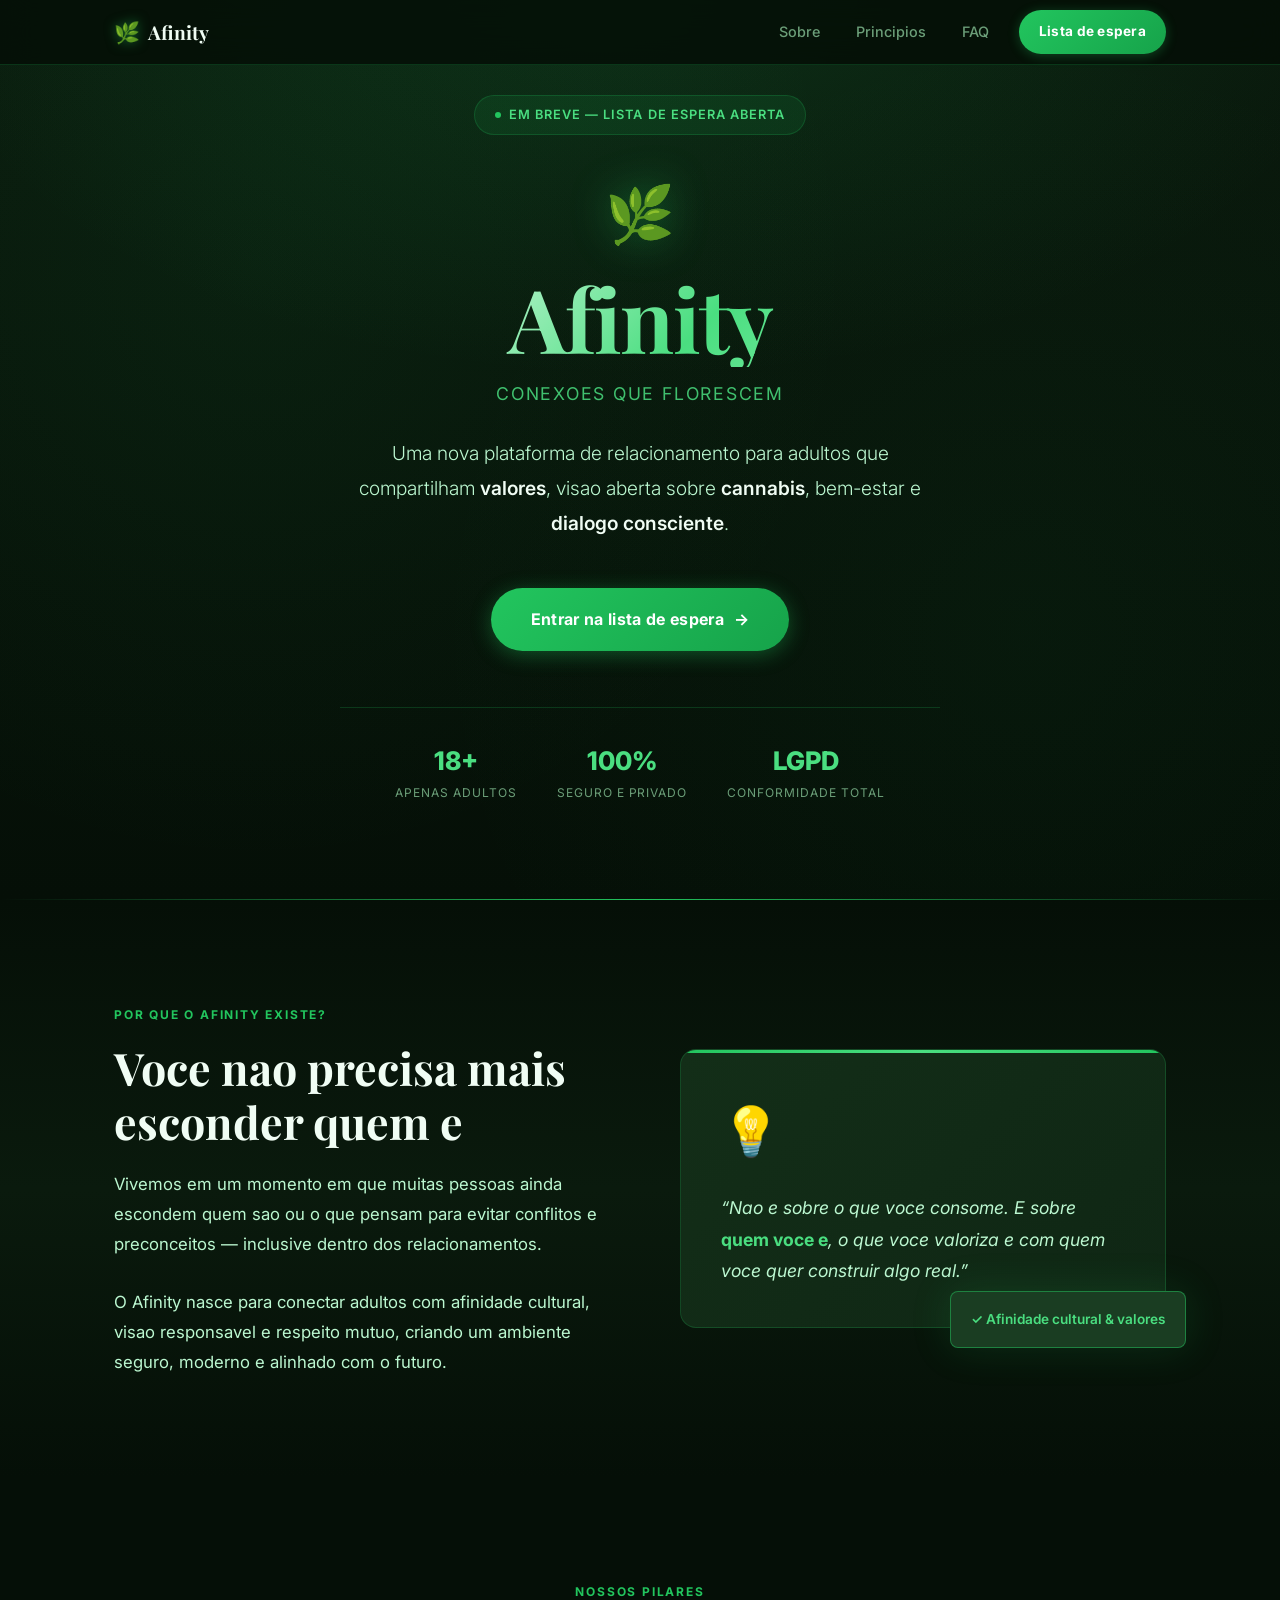
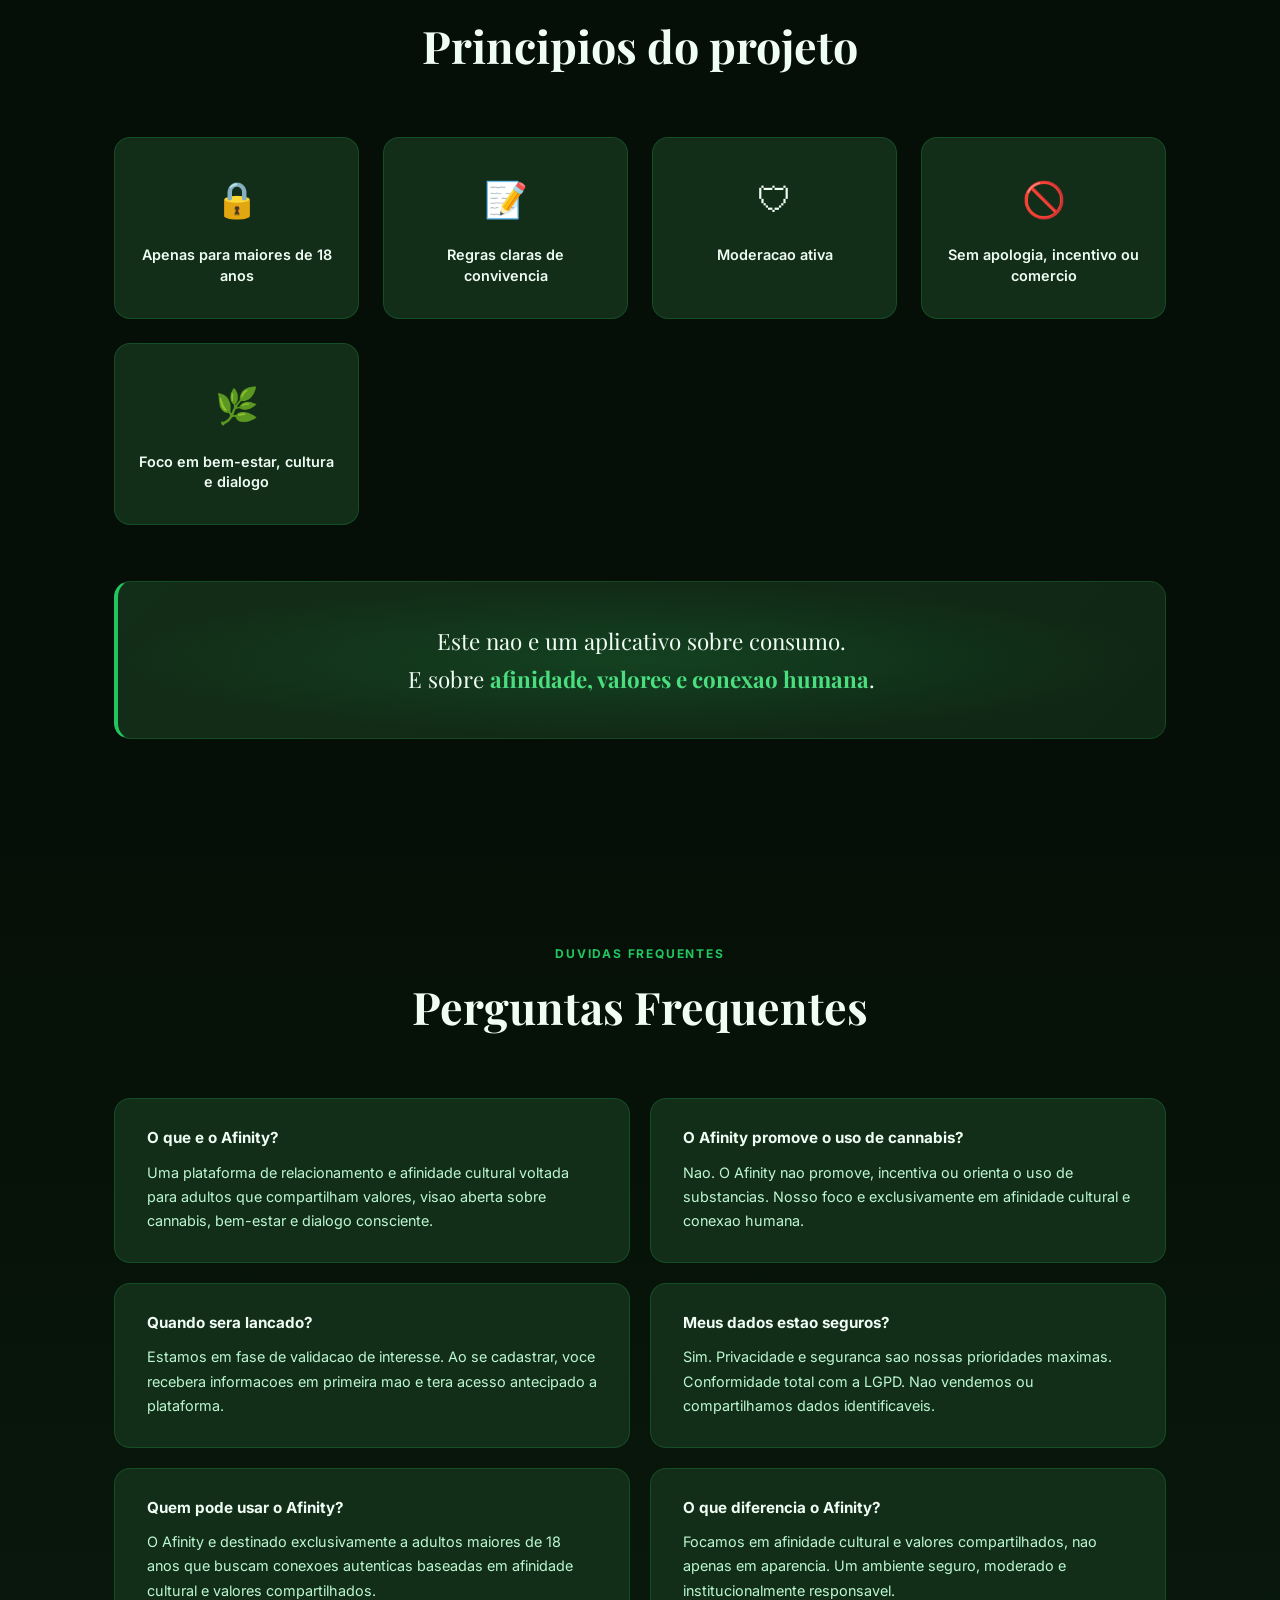
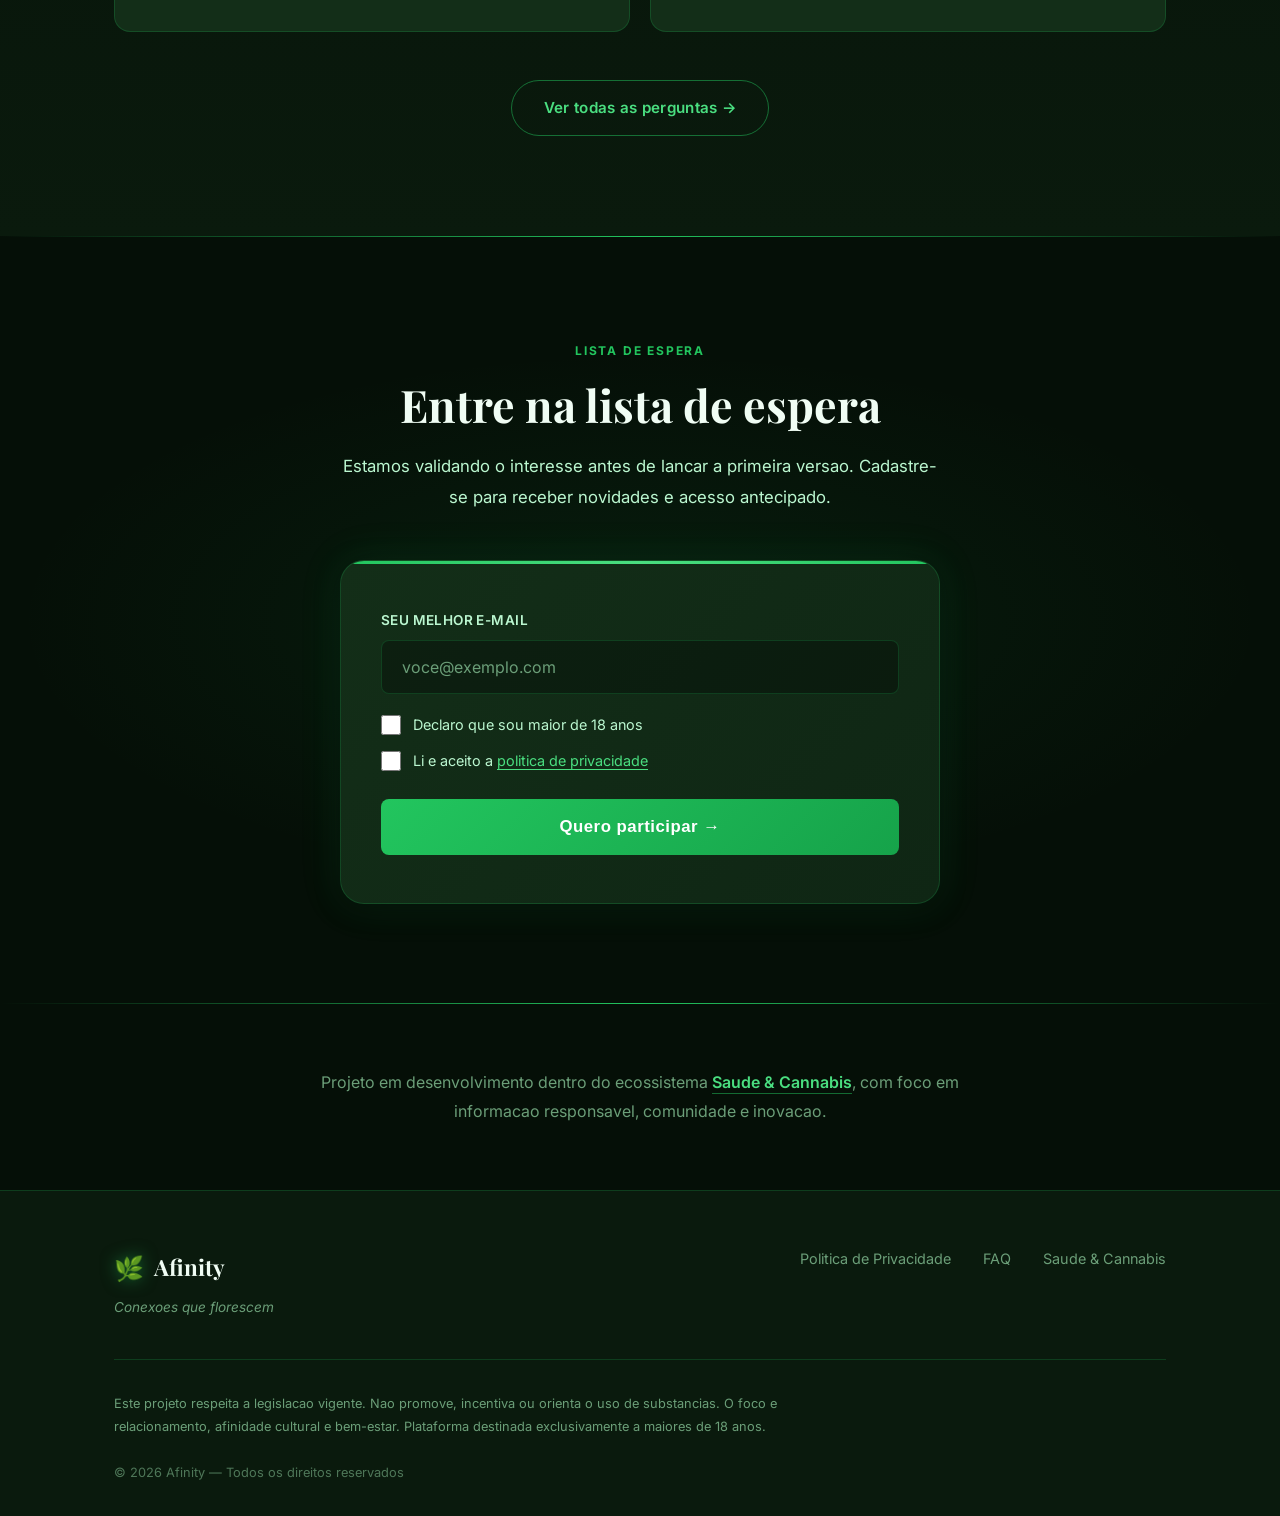
<file: index.html>
<!DOCTYPE html>
<html lang="pt-BR">
<head>
  <meta charset="UTF-8">
  <meta name="viewport" content="width=device-width, initial-scale=1.0, viewport-fit=cover">
  <meta name="description" content="Afinity - Conexoes que florescem. Plataforma de relacionamento para adultos que compartilham valores, visao aberta sobre cannabis, bem-estar e dialogo consciente.">
  <meta name="robots" content="index, follow">
  <meta name="theme-color" content="#0a1a0d">

  <!-- Open Graph -->
  <meta property="og:type" content="website">
  <meta property="og:url" content="https://afinity.app/">
  <meta property="og:title" content="Afinity - Conexoes que florescem">
  <meta property="og:description" content="Uma nova plataforma de relacionamento para adultos que compartilham valores, visao aberta sobre cannabis, bem-estar e dialogo consciente.">
  <meta property="og:image" content="https://afinity.app/og-image.png">

  <!-- Twitter Card -->
  <meta name="twitter:card" content="summary_large_image">
  <meta name="twitter:title" content="Afinity - Conexoes que florescem">
  <meta name="twitter:description" content="Conexoes baseadas em afinidade, respeito e liberdade de pensamento.">

  <!-- Canonical -->
  <link rel="canonical" href="https://afinity.app/">

  <title>Afinity - Conexoes que florescem</title>

  <!-- Fonts: carregado apenas uma vez aqui, removido do CSS -->
  <link rel="preconnect" href="https://fonts.googleapis.com">
  <link rel="preconnect" href="https://fonts.gstatic.com" crossorigin>
  <link href="https://fonts.googleapis.com/css2?family=Inter:wght@300;400;500;600;700;800&family=Playfair+Display:wght@400;600;700&display=swap" rel="stylesheet">

  <style>
/* ============================================
   AFINITY - Dark Green Premium Design
   ============================================ */

@import url('https://fonts.googleapis.com/css2?family=Inter:wght@300;400;500;600;700;800;900&family=Playfair+Display:wght@400;600;700&display=swap');

*, *::before, *::after {
  margin: 0;
  padding: 0;
  box-sizing: border-box;
}

:root {
  --bg-darkest: #050f07;
  --bg-dark: #0a1a0d;
  --bg-medium: #0f2614;
  --bg-card: #132e18;
  --bg-card-hover: #1a3d22;
  --accent: #22c55e;
  --accent-bright: #4ade80;
  --accent-glow: rgba(34, 197, 94, 0.15);
  --accent-glow-strong: rgba(34, 197, 94, 0.3);
  --text-primary: #f0fdf4;
  --text-secondary: #bbf7d0;
  --text-muted: #6b9e78;
  --border: rgba(34, 197, 94, 0.2);
  --border-hover: rgba(34, 197, 94, 0.5);
  --shadow: 0 4px 24px rgba(0, 0, 0, 0.4);
  --shadow-glow: 0 0 40px rgba(34, 197, 94, 0.15);
  --radius: 16px;
  --radius-sm: 8px;
}

html {
  scroll-behavior: smooth;
}

body {
  font-family: 'Inter', -apple-system, BlinkMacSystemFont, sans-serif;
  background: var(--bg-darkest);
  color: var(--text-primary);
  line-height: 1.7;
  -webkit-font-smoothing: antialiased;
  overflow-x: hidden;
}

.container {
  max-width: 1100px;
  margin: 0 auto;
  padding: 0 24px;
}

/* ============================================
   NAVBAR
   ============================================ */

.navbar {
  position: fixed;
  top: 0;
  left: 0;
  right: 0;
  z-index: 100;
  background: rgba(5, 15, 7, 0.85);
  backdrop-filter: blur(16px);
  -webkit-backdrop-filter: blur(16px);
  border-bottom: 1px solid var(--border);
  transition: background 0.3s ease;
}

.navbar.scrolled {
  background: rgba(5, 15, 7, 0.97);
}

.navbar-inner {
  display: flex;
  align-items: center;
  justify-content: space-between;
  height: 64px;
}

.navbar-brand {
  display: flex;
  align-items: center;
  gap: 8px;
  text-decoration: none;
  font-family: 'Playfair Display', Georgia, serif;
  font-size: 1.2rem;
  font-weight: 700;
  color: var(--text-primary);
  transition: opacity 0.2s;
}

.navbar-brand:hover {
  opacity: 0.85;
}

.navbar-logo-icon {
  font-size: 1.3rem;
  filter: drop-shadow(0 0 6px rgba(34, 197, 94, 0.5));
}

.navbar-links {
  display: flex;
  align-items: center;
  gap: 8px;
}

.navbar-link {
  color: var(--text-muted);
  text-decoration: none;
  font-size: 0.9rem;
  font-weight: 500;
  padding: 8px 14px;
  border-radius: 8px;
  transition: all 0.2s ease;
}

.navbar-link:hover,
.navbar-link-active {
  color: var(--accent-bright);
  background: var(--accent-glow);
}

.btn-nav {
  display: inline-flex;
  align-items: center;
  background: linear-gradient(135deg, var(--accent) 0%, #16a34a 100%);
  color: #fff;
  font-size: 0.85rem;
  font-weight: 700;
  padding: 10px 20px;
  border-radius: 100px;
  text-decoration: none;
  letter-spacing: 0.02em;
  transition: all 0.3s ease;
  box-shadow: 0 2px 12px rgba(34, 197, 94, 0.3);
  margin-left: 8px;
}

.btn-nav:hover {
  transform: translateY(-1px);
  box-shadow: 0 4px 20px rgba(34, 197, 94, 0.45);
}

.navbar-toggle {
  display: none;
  flex-direction: column;
  justify-content: center;
  gap: 5px;
  width: 40px;
  height: 40px;
  background: transparent;
  border: 1px solid var(--border);
  border-radius: 8px;
  cursor: pointer;
  padding: 8px;
  transition: border-color 0.2s;
}

.navbar-toggle:hover {
  border-color: var(--accent);
}

.navbar-toggle span {
  display: block;
  height: 2px;
  background: var(--text-secondary);
  border-radius: 2px;
  transition: all 0.3s ease;
}

.navbar-mobile {
  display: none;
  flex-direction: column;
  background: var(--bg-dark);
  border-top: 1px solid var(--border);
  padding: 12px 0;
}

.navbar-mobile.open {
  display: flex;
}

.navbar-mobile-link {
  color: var(--text-secondary);
  text-decoration: none;
  font-size: 0.95rem;
  font-weight: 500;
  padding: 14px 24px;
  border-bottom: 1px solid var(--border);
  transition: all 0.2s ease;
}

.navbar-mobile-link:hover {
  color: var(--accent-bright);
  background: var(--accent-glow);
}

.navbar-mobile-cta {
  color: var(--accent-bright);
  font-weight: 700;
  border-bottom: none;
}

/* ============================================
   PAGE HERO (inner pages)
   ============================================ */

.page-hero {
  padding: 140px 0 80px;
  background: radial-gradient(ellipse 70% 50% at 50% 0%, rgba(34, 197, 94, 0.1) 0%, transparent 70%),
              var(--bg-darkest);
  text-align: center;
  border-bottom: 1px solid var(--border);
}

.page-hero-title {
  font-family: 'Playfair Display', Georgia, serif;
  font-size: clamp(2rem, 5vw, 3.5rem);
  font-weight: 700;
  color: var(--text-primary);
  margin: 16px 0 12px;
  line-height: 1.2;
}

.page-hero-desc {
  font-size: 1rem;
  color: var(--text-muted);
}

/* ============================================
   FAQ PAGE
   ============================================ */

.faq-page-section {
  padding: 80px 0 120px;
  background: var(--bg-darkest);
}

.faq-category-block {
  margin-bottom: 64px;
}

.faq-category-title {
  font-family: 'Playfair Display', Georgia, serif;
  font-size: 1.6rem;
  font-weight: 700;
  color: var(--accent-bright);
  margin-bottom: 28px;
  padding-bottom: 16px;
  border-bottom: 1px solid var(--border);
}

.faq-full-item {
  background: var(--bg-card);
  border: 1px solid var(--border);
  border-radius: var(--radius);
  padding: 28px 32px;
  margin-bottom: 16px;
  transition: all 0.3s ease;
  border-left: 3px solid transparent;
}

.faq-full-item:hover {
  border-color: var(--border-hover);
  border-left-color: var(--accent);
  transform: translateX(4px);
}

.faq-full-question {
  font-size: 1rem;
  font-weight: 700;
  color: var(--text-primary);
  margin-bottom: 12px;
  line-height: 1.4;
}

.faq-full-answer {
  font-size: 0.95rem;
  color: var(--text-secondary);
  line-height: 1.8;
}

.faq-page-cta {
  text-align: center;
  margin-top: 80px;
  padding: 60px 40px;
  background: linear-gradient(135deg, var(--bg-card) 0%, var(--bg-medium) 100%);
  border: 1px solid var(--border);
  border-radius: 24px;
}

.faq-page-cta-text {
  font-size: 1.1rem;
  color: var(--text-secondary);
  margin-bottom: 28px;
  line-height: 1.7;
}

.privacy-cta-buttons {
  display: flex;
  gap: 16px;
  justify-content: center;
  flex-wrap: wrap;
}

/* ============================================
   PRIVACY PAGE
   ============================================ */

.privacy-section {
  padding: 80px 0 120px;
  background: var(--bg-darkest);
}

.privacy-intro-card {
  background: var(--bg-card);
  border: 1px solid var(--border);
  border-left: 4px solid var(--accent);
  border-radius: var(--radius);
  padding: 32px;
  margin-bottom: 56px;
}

.privacy-intro-card p {
  font-size: 1.05rem;
  color: var(--text-secondary);
  line-height: 1.9;
}

.privacy-intro-card strong {
  color: var(--accent-light, var(--accent-bright));
}

.privacy-content h2 {
  font-family: 'Playfair Display', Georgia, serif;
  font-size: 1.6rem;
  color: var(--text-primary);
  margin-top: 56px;
  margin-bottom: 20px;
  padding-bottom: 12px;
  border-bottom: 1px solid var(--border);
}

.privacy-content h3 {
  font-size: 1.15rem;
  color: var(--accent-bright);
  margin-top: 28px;
  margin-bottom: 14px;
  font-weight: 600;
}

.privacy-content p {
  font-size: 1rem;
  color: var(--text-secondary);
  line-height: 1.9;
  margin-bottom: 16px;
}

.privacy-content strong {
  color: var(--text-primary);
  font-weight: 600;
}

/* ============================================
   SCREEN READER ONLY
   ============================================ */

.sr-only {
  position: absolute;
  width: 1px;
  height: 1px;
  padding: 0;
  margin: -1px;
  overflow: hidden;
  clip: rect(0, 0, 0, 0);
  white-space: nowrap;
  border-width: 0;
}

/* ============================================
   HERO
   ============================================ */

.hero {
  min-height: 100vh;
  padding-top: 64px;
  display: flex;
  align-items: center;
  justify-content: center;
  text-align: center;
  position: relative;
  overflow: hidden;
  background: radial-gradient(ellipse 80% 60% at 50% 0%, rgba(34, 197, 94, 0.12) 0%, transparent 70%),
              linear-gradient(180deg, var(--bg-dark) 0%, var(--bg-darkest) 100%);
  padding: 80px 24px;
}

.hero::before {
  content: '';
  position: absolute;
  inset: 0;
  background-image:
    radial-gradient(circle at 20% 30%, rgba(34, 197, 94, 0.06) 0%, transparent 50%),
    radial-gradient(circle at 80% 70%, rgba(34, 197, 94, 0.04) 0%, transparent 50%);
  pointer-events: none;
}

.hero::after {
  content: '';
  position: absolute;
  bottom: 0;
  left: 0;
  right: 0;
  height: 1px;
  background: linear-gradient(90deg, transparent, var(--accent), transparent);
}

.hero-content {
  position: relative;
  z-index: 2;
  max-width: 780px;
}

.hero-badge {
  display: inline-flex;
  align-items: center;
  gap: 8px;
  background: rgba(34, 197, 94, 0.1);
  border: 1px solid var(--border);
  border-radius: 100px;
  padding: 8px 20px;
  font-size: 0.8rem;
  font-weight: 600;
  letter-spacing: 0.08em;
  text-transform: uppercase;
  color: var(--accent-bright);
  margin-bottom: 32px;
}

.hero-badge-dot {
  width: 6px;
  height: 6px;
  background: var(--accent);
  border-radius: 50%;
  animation: pulse-dot 2s ease-in-out infinite;
}

@keyframes pulse-dot {
  0%, 100% { opacity: 1; transform: scale(1); }
  50% { opacity: 0.5; transform: scale(0.8); }
}

.hero-logo {
  font-size: 3.5rem;
  margin-bottom: 8px;
  filter: drop-shadow(0 0 20px rgba(34, 197, 94, 0.4));
}

.hero-title {
  font-family: 'Playfair Display', Georgia, serif;
  font-size: clamp(2.8rem, 7vw, 5.5rem);
  font-weight: 700;
  line-height: 1.1;
  letter-spacing: -0.02em;
  margin-bottom: 12px;
  background: linear-gradient(135deg, #f0fdf4 0%, var(--accent-bright) 60%, #86efac 100%);
  -webkit-background-clip: text;
  -webkit-text-fill-color: transparent;
  background-clip: text;
}

.hero-tagline {
  font-size: 1.1rem;
  font-weight: 400;
  color: var(--accent-bright);
  letter-spacing: 0.1em;
  text-transform: uppercase;
  margin-bottom: 28px;
  opacity: 0.85;
}

.hero-subtitle {
  font-size: clamp(1rem, 2.5vw, 1.2rem);
  color: var(--text-secondary);
  max-width: 600px;
  margin: 0 auto 48px;
  font-weight: 300;
  line-height: 1.8;
}

.hero-subtitle strong {
  color: var(--text-primary);
  font-weight: 600;
}

.btn-primary {
  display: inline-flex;
  align-items: center;
  gap: 10px;
  background: linear-gradient(135deg, var(--accent) 0%, #16a34a 100%);
  color: #fff;
  font-size: 1rem;
  font-weight: 700;
  padding: 18px 40px;
  border-radius: 100px;
  border: none;
  cursor: pointer;
  text-decoration: none;
  letter-spacing: 0.02em;
  transition: all 0.3s ease;
  box-shadow: 0 4px 20px rgba(34, 197, 94, 0.35), 0 0 0 0 rgba(34, 197, 94, 0.4);
  position: relative;
  overflow: hidden;
}

.btn-primary::before {
  content: '';
  position: absolute;
  inset: 0;
  background: linear-gradient(135deg, rgba(255,255,255,0.15) 0%, transparent 100%);
  opacity: 0;
  transition: opacity 0.3s;
}

.btn-primary:hover {
  transform: translateY(-2px);
  box-shadow: 0 8px 32px rgba(34, 197, 94, 0.5), 0 0 0 4px rgba(34, 197, 94, 0.15);
}

.btn-primary:hover::before {
  opacity: 1;
}

.btn-primary:active {
  transform: translateY(0);
}

.hero-stats {
  display: flex;
  justify-content: center;
  gap: 40px;
  margin-top: 56px;
  padding-top: 40px;
  border-top: 1px solid var(--border);
}

.hero-stat {
  text-align: center;
}

.hero-stat-number {
  font-size: 1.6rem;
  font-weight: 800;
  color: var(--accent-bright);
  display: block;
  line-height: 1;
  margin-bottom: 4px;
}

.hero-stat-label {
  font-size: 0.75rem;
  color: var(--text-muted);
  text-transform: uppercase;
  letter-spacing: 0.08em;
}

/* ============================================
   SECTIONS
   ============================================ */

section {
  padding: 100px 0;
  position: relative;
}

.section-label {
  display: inline-block;
  font-size: 0.75rem;
  font-weight: 700;
  letter-spacing: 0.15em;
  text-transform: uppercase;
  color: var(--accent);
  margin-bottom: 16px;
}

.section-title {
  font-family: 'Playfair Display', Georgia, serif;
  font-size: clamp(1.8rem, 4vw, 2.8rem);
  font-weight: 700;
  line-height: 1.2;
  color: var(--text-primary);
  margin-bottom: 20px;
}

.section-desc {
  font-size: 1.05rem;
  color: var(--text-secondary);
  max-width: 600px;
  line-height: 1.8;
}

/* ============================================
   ABOUT SECTION
   ============================================ */

.about {
  background: linear-gradient(180deg, var(--bg-darkest) 0%, var(--bg-dark) 50%, var(--bg-darkest) 100%);
}

.about-grid {
  display: grid;
  grid-template-columns: 1fr 1fr;
  gap: 80px;
  align-items: center;
}

.about-visual {
  position: relative;
}

.about-card-main {
  background: linear-gradient(135deg, var(--bg-card) 0%, var(--bg-medium) 100%);
  border: 1px solid var(--border);
  border-radius: var(--radius);
  padding: 40px;
  position: relative;
  overflow: hidden;
}

.about-card-main::before {
  content: '';
  position: absolute;
  top: 0;
  left: 0;
  right: 0;
  height: 3px;
  background: linear-gradient(90deg, var(--accent), var(--accent-bright), var(--accent));
}

.about-card-icon {
  font-size: 3rem;
  margin-bottom: 20px;
  display: block;
}

.about-card-text {
  font-size: 1.1rem;
  color: var(--text-secondary);
  line-height: 1.8;
  font-style: italic;
}

.about-card-text strong {
  color: var(--accent-bright);
  font-style: normal;
}

.about-floating {
  position: absolute;
  bottom: -20px;
  right: -20px;
  background: var(--bg-card-hover);
  border: 1px solid var(--border-hover);
  border-radius: var(--radius-sm);
  padding: 16px 20px;
  font-size: 0.85rem;
  color: var(--accent-bright);
  font-weight: 600;
  box-shadow: var(--shadow-glow);
}

/* ============================================
   PRINCIPLES
   ============================================ */

.principles {
  background: var(--bg-darkest);
}

.principles-header {
  text-align: center;
  margin-bottom: 64px;
}

.principles-grid {
  display: grid;
  grid-template-columns: repeat(auto-fit, minmax(200px, 1fr));
  gap: 24px;
  margin-bottom: 56px;
}

.principle-card {
  background: var(--bg-card);
  border: 1px solid var(--border);
  border-radius: var(--radius);
  padding: 32px 24px;
  text-align: center;
  transition: all 0.3s ease;
  position: relative;
  overflow: hidden;
}

.principle-card::before {
  content: '';
  position: absolute;
  inset: 0;
  background: linear-gradient(135deg, var(--accent-glow) 0%, transparent 100%);
  opacity: 0;
  transition: opacity 0.3s;
}

.principle-card:hover {
  border-color: var(--border-hover);
  transform: translateY(-4px);
  box-shadow: var(--shadow-glow);
}

.principle-card:hover::before {
  opacity: 1;
}

.principle-icon {
  font-size: 2.2rem;
  margin-bottom: 16px;
  display: block;
}

.principle-title {
  font-size: 0.9rem;
  font-weight: 600;
  color: var(--text-primary);
  line-height: 1.4;
}

.principles-highlight {
  background: linear-gradient(135deg, var(--bg-card) 0%, var(--bg-medium) 100%);
  border: 1px solid var(--border);
  border-left: 4px solid var(--accent);
  border-radius: var(--radius);
  padding: 40px 48px;
  text-align: center;
  position: relative;
  overflow: hidden;
}

.principles-highlight::before {
  content: '';
  position: absolute;
  inset: 0;
  background: radial-gradient(ellipse at center, var(--accent-glow) 0%, transparent 70%);
}

.principles-highlight p {
  font-family: 'Playfair Display', Georgia, serif;
  font-size: clamp(1.1rem, 2.5vw, 1.4rem);
  color: var(--text-primary);
  line-height: 1.7;
  position: relative;
  z-index: 1;
}

.principles-highlight p strong {
  color: var(--accent-bright);
}

/* ============================================
   FAQ
   ============================================ */

.faq {
  background: linear-gradient(180deg, var(--bg-darkest) 0%, var(--bg-dark) 100%);
}

.faq-header {
  text-align: center;
  margin-bottom: 64px;
}

.faq-grid {
  display: grid;
  grid-template-columns: 1fr 1fr;
  gap: 20px;
  margin-bottom: 48px;
}

.faq-item {
  background: var(--bg-card);
  border: 1px solid var(--border);
  border-radius: var(--radius);
  padding: 28px 32px;
  transition: all 0.3s ease;
  position: relative;
  overflow: hidden;
}

.faq-item::before {
  content: '';
  position: absolute;
  top: 0;
  left: 0;
  width: 3px;
  height: 100%;
  background: linear-gradient(180deg, var(--accent), transparent);
  opacity: 0;
  transition: opacity 0.3s;
}

.faq-item:hover {
  border-color: var(--border-hover);
  transform: translateY(-2px);
  box-shadow: var(--shadow);
}

.faq-item:hover::before {
  opacity: 1;
}

.faq-question {
  font-size: 0.95rem;
  font-weight: 700;
  color: var(--text-primary);
  margin-bottom: 12px;
  line-height: 1.4;
}

.faq-answer {
  font-size: 0.9rem;
  color: var(--text-secondary);
  line-height: 1.7;
}

.faq-cta {
  text-align: center;
}

.btn-outline {
  display: inline-flex;
  align-items: center;
  gap: 8px;
  background: transparent;
  color: var(--accent-bright);
  font-size: 0.95rem;
  font-weight: 600;
  padding: 14px 32px;
  border-radius: 100px;
  border: 1.5px solid var(--border-hover);
  cursor: pointer;
  text-decoration: none;
  transition: all 0.3s ease;
  letter-spacing: 0.02em;
}

.btn-outline:hover {
  background: var(--accent-glow);
  border-color: var(--accent);
  transform: translateY(-2px);
  box-shadow: 0 4px 20px rgba(34, 197, 94, 0.2);
}

/* ============================================
   FORM
   ============================================ */

.signup {
  background: radial-gradient(ellipse 70% 50% at 50% 50%, rgba(34, 197, 94, 0.08) 0%, transparent 70%),
              var(--bg-darkest);
  position: relative;
}

.signup::before {
  content: '';
  position: absolute;
  top: 0;
  left: 0;
  right: 0;
  height: 1px;
  background: linear-gradient(90deg, transparent, var(--accent), transparent);
}

.signup::after {
  content: '';
  position: absolute;
  bottom: 0;
  left: 0;
  right: 0;
  height: 1px;
  background: linear-gradient(90deg, transparent, var(--accent), transparent);
}

.signup-inner {
  max-width: 600px;
  margin: 0 auto;
  text-align: center;
}

.signup-header {
  margin-bottom: 48px;
}

.signup-header .section-desc {
  margin: 0 auto;
}

.form-card {
  background: linear-gradient(135deg, var(--bg-card) 0%, var(--bg-medium) 100%);
  border: 1px solid var(--border);
  border-radius: 24px;
  padding: 48px 40px;
  position: relative;
  overflow: hidden;
  box-shadow: var(--shadow), var(--shadow-glow);
}

.form-card::before {
  content: '';
  position: absolute;
  top: 0;
  left: 0;
  right: 0;
  height: 3px;
  background: linear-gradient(90deg, var(--accent), var(--accent-bright), var(--accent));
}

.form-group {
  margin-bottom: 20px;
  text-align: left;
}

.form-group label {
  display: block;
  font-size: 0.85rem;
  font-weight: 600;
  color: var(--text-secondary);
  margin-bottom: 8px;
  letter-spacing: 0.03em;
  text-transform: uppercase;
}

.form-group input[type="email"] {
  width: 100%;
  padding: 16px 20px;
  background: rgba(0, 0, 0, 0.3);
  border: 1.5px solid var(--border);
  border-radius: var(--radius-sm);
  color: var(--text-primary);
  font-size: 1rem;
  font-family: inherit;
  transition: all 0.3s ease;
  outline: none;
}

.form-group input[type="email"]::placeholder {
  color: var(--text-muted);
}

.form-group input[type="email"]:focus {
  border-color: var(--accent);
  background: rgba(34, 197, 94, 0.05);
  box-shadow: 0 0 0 4px rgba(34, 197, 94, 0.1);
}

.checkbox-group {
  display: flex;
  flex-direction: column;
  gap: 14px;
  margin-bottom: 28px;
}

.checkbox-label {
  display: flex;
  align-items: flex-start;
  gap: 12px;
  cursor: pointer;
  font-size: 0.9rem;
  color: var(--text-secondary);
  line-height: 1.5;
}

.checkbox-label input[type="checkbox"] {
  width: 20px;
  height: 20px;
  min-width: 20px;
  accent-color: var(--accent);
  cursor: pointer;
  margin-top: 1px;
}

.checkbox-label a {
  color: var(--accent-bright);
  text-decoration: underline;
  text-underline-offset: 3px;
}

.btn-submit {
  width: 100%;
  padding: 18px;
  background: linear-gradient(135deg, var(--accent) 0%, #16a34a 100%);
  color: #fff;
  font-size: 1.05rem;
  font-weight: 700;
  border: none;
  border-radius: var(--radius-sm);
  cursor: pointer;
  letter-spacing: 0.03em;
  transition: all 0.3s ease;
  position: relative;
  overflow: hidden;
}

.btn-submit::before {
  content: '';
  position: absolute;
  inset: 0;
  background: linear-gradient(135deg, rgba(255,255,255,0.15) 0%, transparent 100%);
  opacity: 0;
  transition: opacity 0.3s;
}

.btn-submit:hover {
  transform: translateY(-2px);
  box-shadow: 0 8px 32px rgba(34, 197, 94, 0.4);
}

.btn-submit:hover::before {
  opacity: 1;
}

.btn-submit:active {
  transform: translateY(0);
}

.form-success {
  display: none;
  text-align: center;
  padding: 32px;
}

.form-success-icon {
  font-size: 3rem;
  display: block;
  margin-bottom: 16px;
}

.form-success h3 {
  font-size: 1.3rem;
  font-weight: 700;
  color: var(--accent-bright);
  margin-bottom: 8px;
}

.form-success p {
  color: var(--text-secondary);
  font-size: 0.95rem;
}

/* ============================================
   ECOSYSTEM
   ============================================ */

.ecosystem {
  background: var(--bg-darkest);
  padding: 64px 0;
}

.ecosystem-inner {
  text-align: center;
  max-width: 700px;
  margin: 0 auto;
}

.ecosystem-text {
  font-size: 1rem;
  color: var(--text-muted);
  line-height: 1.8;
}

.ecosystem-text a {
  color: var(--accent-bright);
  text-decoration: none;
  font-weight: 600;
  border-bottom: 1px solid var(--border-hover);
  padding-bottom: 1px;
  transition: border-color 0.2s;
}

.ecosystem-text a:hover {
  border-color: var(--accent);
}

/* ============================================
   FOOTER
   ============================================ */

footer {
  background: var(--bg-dark);
  border-top: 1px solid var(--border);
  padding: 56px 0 32px;
}

.footer-top {
  display: flex;
  justify-content: space-between;
  align-items: flex-start;
  margin-bottom: 40px;
  gap: 40px;
}

.footer-brand {
  display: flex;
  flex-direction: column;
  gap: 8px;
}

.footer-logo {
  display: flex;
  align-items: center;
  gap: 10px;
  font-family: 'Playfair Display', Georgia, serif;
  font-size: 1.4rem;
  font-weight: 700;
  color: var(--text-primary);
}

.footer-logo-icon {
  font-size: 1.5rem;
  filter: drop-shadow(0 0 8px rgba(34, 197, 94, 0.5));
}

.footer-tagline {
  font-size: 0.85rem;
  color: var(--text-muted);
  font-style: italic;
}

.footer-links {
  display: flex;
  gap: 32px;
  align-items: center;
}

.footer-links a {
  color: var(--text-muted);
  text-decoration: none;
  font-size: 0.9rem;
  transition: color 0.2s;
}

.footer-links a:hover {
  color: var(--accent-bright);
}

.footer-divider {
  height: 1px;
  background: var(--border);
  margin-bottom: 32px;
}

.footer-legal {
  font-size: 0.8rem;
  color: var(--text-muted);
  line-height: 1.8;
  margin-bottom: 24px;
  max-width: 700px;
}

.footer-bottom {
  display: flex;
  justify-content: space-between;
  align-items: center;
  font-size: 0.8rem;
  color: var(--text-muted);
}

.footer-copy {
  opacity: 0.7;
}

/* ============================================
   ANIMATIONS
   ============================================ */

.fade-in {
  opacity: 0;
  transform: translateY(24px);
  transition: opacity 0.7s ease, transform 0.7s ease;
}

.fade-in.visible {
  opacity: 1;
  transform: translateY(0);
}

/* ============================================
   RESPONSIVE
   ============================================ */

@media (max-width: 768px) {
  .navbar-links {
    display: none;
  }

  .navbar-toggle {
    display: flex;
  }

  .page-hero {
    padding: 120px 0 60px;
  }

  .faq-full-item {
    padding: 20px 20px;
  }

  .faq-full-item:hover {
    transform: none;
  }

  .privacy-cta-buttons {
    flex-direction: column;
    align-items: center;
  }

  .faq-page-cta {
    padding: 40px 24px;
  }

  section {
    padding: 72px 0;
  }

  .about-grid {
    grid-template-columns: 1fr;
    gap: 40px;
  }

  .about-visual {
    order: -1;
  }

  .principles-grid {
    grid-template-columns: 1fr 1fr;
  }

  .faq-grid {
    grid-template-columns: 1fr;
  }

  .form-card {
    padding: 32px 24px;
  }

  .footer-top {
    flex-direction: column;
    gap: 24px;
  }

  .footer-links {
    flex-wrap: wrap;
    gap: 16px;
  }

  .footer-bottom {
    flex-direction: column;
    gap: 8px;
    text-align: center;
  }

  .hero-stats {
    gap: 24px;
  }
}

@media (max-width: 480px) {
  .principles-grid {
    grid-template-columns: 1fr;
  }

  .hero-stats {
    flex-direction: column;
    gap: 20px;
  }

  .principles-highlight {
    padding: 28px 24px;
  }
}

</style>

  <!-- Schema.org -->
  <script type="application/ld+json">
  {
    "@context": "https://schema.org",
    "@type": "WebSite",
    "name": "Afinity",
    "url": "https://afinity.app",
    "description": "Plataforma de relacionamento baseada em afinidade cultural e valores compartilhados.",
    "inLanguage": "pt-BR"
  }
  </script>
</head>
<body>

  <!-- NAVBAR -->
  <nav class="navbar" id="navbar" role="navigation" aria-label="Navegacao principal">
    <div class="container navbar-inner">
      <a href="index.html" class="navbar-brand" aria-label="Afinity - Pagina inicial">
        <span class="navbar-logo-icon">&#127807;</span>
        <span class="navbar-logo-text">Afinity</span>
      </a>
      <div class="navbar-links">
        <a href="#sobre" class="navbar-link">Sobre</a>
        <a href="#principios" class="navbar-link">Principios</a>
        <a href="#faq" class="navbar-link">FAQ</a>
        <a href="#cadastro" class="btn-nav" aria-label="Entrar na lista de espera">Lista de espera</a>
      </div>
      <button class="navbar-toggle" id="navbar-toggle" aria-label="Abrir menu" aria-expanded="false" aria-controls="navbar-mobile">
        <span></span><span></span><span></span>
      </button>
    </div>
    <div class="navbar-mobile" id="navbar-mobile" aria-hidden="true">
      <a href="#sobre" class="navbar-mobile-link">Sobre</a>
      <a href="#principios" class="navbar-mobile-link">Principios</a>
      <a href="#faq" class="navbar-mobile-link">FAQ</a>
      <a href="faq.html" class="navbar-mobile-link">FAQ Completo</a>
      <a href="#cadastro" class="navbar-mobile-link navbar-mobile-cta">Entrar na lista de espera</a>
    </div>
  </nav>

  <!-- HERO -->
  <section class="hero" id="inicio">
    <div class="hero-content">
      <div class="hero-badge">
        <span class="hero-badge-dot" aria-hidden="true"></span>
        Em breve &mdash; Lista de espera aberta
      </div>
      <div class="hero-logo" aria-hidden="true">&#127807;</div>
      <h1 class="hero-title">Afinity</h1>
      <p class="hero-tagline">Conexoes que florescem</p>
      <p class="hero-subtitle">
        Uma nova plataforma de relacionamento para adultos que compartilham
        <strong>valores</strong>, visao aberta sobre <strong>cannabis</strong>,
        bem-estar e <strong>dialogo consciente</strong>.
      </p>
      <a href="#cadastro" class="btn-primary" aria-label="Entrar na lista de espera do Afinity">
        Entrar na lista de espera
        <span aria-hidden="true">&#8594;</span>
      </a>
      <div class="hero-stats" role="list" aria-label="Destaques da plataforma">
        <div class="hero-stat" role="listitem">
          <span class="hero-stat-number">18+</span>
          <span class="hero-stat-label">Apenas adultos</span>
        </div>
        <div class="hero-stat" role="listitem">
          <span class="hero-stat-number">100%</span>
          <span class="hero-stat-label">Seguro e privado</span>
        </div>
        <div class="hero-stat" role="listitem">
          <span class="hero-stat-number">LGPD</span>
          <span class="hero-stat-label">Conformidade total</span>
        </div>
      </div>
    </div>
  </section>

  <!-- ABOUT -->
  <section class="about" id="sobre">
    <div class="container">
      <div class="about-grid">
        <div class="about-text fade-in">
          <span class="section-label">Por que o Afinity existe?</span>
          <h2 class="section-title">Voce nao precisa mais esconder quem e</h2>
          <p class="section-desc">
            Vivemos em um momento em que muitas pessoas ainda escondem quem sao
            ou o que pensam para evitar conflitos e preconceitos &mdash; inclusive
            dentro dos relacionamentos.
          </p>
          <br>
          <p class="section-desc">
            O Afinity nasce para conectar adultos com afinidade cultural, visao
            responsavel e respeito mutuo, criando um ambiente seguro, moderno e
            alinhado com o futuro.
          </p>
        </div>
        <div class="about-visual fade-in">
          <div class="about-card-main">
            <span class="about-card-icon" aria-hidden="true">&#128161;</span>
            <p class="about-card-text">
              &ldquo;Nao e sobre o que voce consome.
              E sobre <strong>quem voce e</strong>,
              o que voce valoriza e com quem
              voce quer construir algo real.&rdquo;
            </p>
          </div>
          <div class="about-floating">
            &#10003; Afinidade cultural &amp; valores
          </div>
        </div>
      </div>
    </div>
  </section>

  <!-- PRINCIPLES -->
  <section class="principles" id="principios">
    <div class="container">
      <div class="principles-header fade-in">
        <span class="section-label">Nossos pilares</span>
        <h2 class="section-title">Principios do projeto</h2>
      </div>
      <div class="principles-grid" role="list">
        <div class="principle-card fade-in" role="listitem">
          <span class="principle-icon" aria-hidden="true">&#128274;</span>
          <p class="principle-title">Apenas para maiores de 18 anos</p>
        </div>
        <div class="principle-card fade-in" role="listitem">
          <span class="principle-icon" aria-hidden="true">&#128221;</span>
          <p class="principle-title">Regras claras de convivencia</p>
        </div>
        <div class="principle-card fade-in" role="listitem">
          <span class="principle-icon" aria-hidden="true">&#128737;</span>
          <p class="principle-title">Moderacao ativa</p>
        </div>
        <div class="principle-card fade-in" role="listitem">
          <span class="principle-icon" aria-hidden="true">&#128683;</span>
          <p class="principle-title">Sem apologia, incentivo ou comercio</p>
        </div>
        <div class="principle-card fade-in" role="listitem">
          <span class="principle-icon" aria-hidden="true">&#127807;</span>
          <p class="principle-title">Foco em bem-estar, cultura e dialogo</p>
        </div>
      </div>
      <div class="principles-highlight fade-in">
        <p>
          Este nao e um aplicativo sobre consumo.<br>
          E sobre <strong>afinidade, valores e conexao humana</strong>.
        </p>
      </div>
    </div>
  </section>

  <!-- FAQ -->
  <section class="faq" id="faq">
    <div class="container">
      <div class="faq-header fade-in">
        <span class="section-label">Duvidas frequentes</span>
        <h2 class="section-title">Perguntas Frequentes</h2>
      </div>
      <div class="faq-grid">
        <div class="faq-item fade-in">
          <p class="faq-question">O que e o Afinity?</p>
          <p class="faq-answer">Uma plataforma de relacionamento e afinidade cultural voltada para adultos que compartilham valores, visao aberta sobre cannabis, bem-estar e dialogo consciente.</p>
        </div>
        <div class="faq-item fade-in">
          <p class="faq-question">O Afinity promove o uso de cannabis?</p>
          <p class="faq-answer">Nao. O Afinity nao promove, incentiva ou orienta o uso de substancias. Nosso foco e exclusivamente em afinidade cultural e conexao humana.</p>
        </div>
        <div class="faq-item fade-in">
          <p class="faq-question">Quando sera lancado?</p>
          <p class="faq-answer">Estamos em fase de validacao de interesse. Ao se cadastrar, voce recebera informacoes em primeira mao e tera acesso antecipado a plataforma.</p>
        </div>
        <div class="faq-item fade-in">
          <p class="faq-question">Meus dados estao seguros?</p>
          <p class="faq-answer">Sim. Privacidade e seguranca sao nossas prioridades maximas. Conformidade total com a LGPD. Nao vendemos ou compartilhamos dados identificaveis.</p>
        </div>
        <div class="faq-item fade-in">
          <p class="faq-question">Quem pode usar o Afinity?</p>
          <p class="faq-answer">O Afinity e destinado exclusivamente a adultos maiores de 18 anos que buscam conexoes autenticas baseadas em afinidade cultural e valores compartilhados.</p>
        </div>
        <div class="faq-item fade-in">
          <p class="faq-question">O que diferencia o Afinity?</p>
          <p class="faq-answer">Focamos em afinidade cultural e valores compartilhados, nao apenas em aparencia. Um ambiente seguro, moderado e institucionalmente responsavel.</p>
        </div>
      </div>
      <div class="faq-cta fade-in">
        <a href="faq.html" class="btn-outline" aria-label="Ver todas as perguntas frequentes">Ver todas as perguntas &#8594;</a>
      </div>
    </div>
  </section>

  <!-- SIGNUP FORM -->
  <section class="signup" id="cadastro">
    <div class="container">
      <div class="signup-inner">
        <div class="signup-header fade-in">
          <span class="section-label">Lista de espera</span>
          <h2 class="section-title">Entre na lista de espera</h2>
          <p class="section-desc">
            Estamos validando o interesse antes de lancar a primeira versao.
            Cadastre-se para receber novidades e acesso antecipado.
          </p>
        </div>
        <div class="form-card fade-in">
          <form id="signup-form" novalidate aria-label="Formulario de cadastro na lista de espera">
            <div class="form-group">
              <label for="email">Seu melhor e-mail</label>
              <input
                type="email"
                id="email"
                name="email"
                placeholder="voce@exemplo.com"
                inputmode="email"
                autocomplete="email"
                required
                aria-required="true"
                aria-describedby="email-hint"
              >
              <span id="email-hint" class="sr-only">Digite um endereco de e-mail valido</span>
            </div>
            <div class="checkbox-group">
              <label class="checkbox-label">
                <input type="checkbox" id="age-confirm" required aria-required="true">
                <span>Declaro que sou maior de 18 anos</span>
              </label>
              <label class="checkbox-label">
                <input type="checkbox" id="privacy-confirm" required aria-required="true">
                <span>Li e aceito a <a href="privacidade.html" target="_blank" rel="noopener" aria-label="Ler politica de privacidade (abre em nova aba)">politica de privacidade</a></span>
              </label>
            </div>
            <button type="submit" class="btn-submit" aria-label="Enviar cadastro na lista de espera">Quero participar &#8594;</button>
          </form>
          <div class="form-success" id="form-success" role="alert" aria-live="polite">
            <span class="form-success-icon" aria-hidden="true">&#127807;</span>
            <h3>Cadastro realizado!</h3>
            <p>Em breve voce recebera novidades sobre o Afinity. Obrigado!</p>
          </div>
        </div>
      </div>
    </div>
  </section>

  <!-- ECOSYSTEM -->
  <section class="ecosystem">
    <div class="container">
      <div class="ecosystem-inner fade-in">
        <p class="ecosystem-text">
          Projeto em desenvolvimento dentro do ecossistema
          <a href="https://saudeecannabis.com.br" target="_blank" rel="noopener" aria-label="Visitar portal Saude e Cannabis (abre em nova aba)">Saude &amp; Cannabis</a>,
          com foco em informacao responsavel, comunidade e inovacao.
        </p>
      </div>
    </div>
  </section>

  <!-- FOOTER -->
  <footer role="contentinfo">
    <div class="container">
      <div class="footer-top">
        <div class="footer-brand">
          <div class="footer-logo">
            <span class="footer-logo-icon" aria-hidden="true">&#127807;</span>
            Afinity
          </div>
          <span class="footer-tagline">Conexoes que florescem</span>
        </div>
        <nav class="footer-links" aria-label="Links do rodape">
          <a href="privacidade.html">Politica de Privacidade</a>
          <a href="faq.html">FAQ</a>
          <a href="https://saudeecannabis.com.br" target="_blank" rel="noopener">Saude &amp; Cannabis</a>
        </nav>
      </div>
      <div class="footer-divider" role="separator"></div>
      <p class="footer-legal">
        Este projeto respeita a legislacao vigente. Nao promove, incentiva ou orienta o uso de substancias.
        O foco e relacionamento, afinidade cultural e bem-estar.
        Plataforma destinada exclusivamente a maiores de 18 anos.
      </p>
      <div class="footer-bottom">
        <span class="footer-copy">&copy; 2026 Afinity &mdash; Todos os direitos reservados</span>
      </div>
    </div>
  </footer>

  <script>
// Afinity - script.js

(function () {
  'use strict';

  // ============================================
  // NAVBAR: scroll effect + mobile toggle
  // ============================================

  var navbar = document.getElementById('navbar');
  var toggle = document.getElementById('navbar-toggle');
  var mobileMenu = document.getElementById('navbar-mobile');

  if (navbar) {
    window.addEventListener('scroll', function () {
      if (window.scrollY > 20) {
        navbar.classList.add('scrolled');
      } else {
        navbar.classList.remove('scrolled');
      }
    }, { passive: true });
  }

  if (toggle && mobileMenu) {
    toggle.addEventListener('click', function () {
      var isOpen = mobileMenu.classList.contains('open');
      mobileMenu.classList.toggle('open');
      toggle.setAttribute('aria-expanded', String(!isOpen));
      mobileMenu.setAttribute('aria-hidden', String(isOpen));
    });

    var mobileLinks = mobileMenu.querySelectorAll('.navbar-mobile-link');
    mobileLinks.forEach(function (link) {
      link.addEventListener('click', function () {
        mobileMenu.classList.remove('open');
        toggle.setAttribute('aria-expanded', 'false');
        mobileMenu.setAttribute('aria-hidden', 'true');
      });
    });
  }

  // ============================================
  // SMOOTH SCROLL for anchor links
  // ============================================

  document.querySelectorAll('a[href^="#"]').forEach(function (anchor) {
    anchor.addEventListener('click', function (e) {
      var target = document.querySelector(this.getAttribute('href'));
      if (target) {
        e.preventDefault();
        var offset = 72;
        var top = target.getBoundingClientRect().top + window.pageYOffset - offset;
        window.scrollTo({ top: top, behavior: 'smooth' });
      }
    });
  });

  // ============================================
  // FADE-IN ANIMATIONS on scroll
  // ============================================

  var fadeEls = document.querySelectorAll('.fade-in');

  if ('IntersectionObserver' in window && fadeEls.length > 0) {
    var observer = new IntersectionObserver(function (entries) {
      entries.forEach(function (entry) {
        if (entry.isIntersecting) {
          entry.target.classList.add('visible');
          observer.unobserve(entry.target);
        }
      });
    }, { threshold: 0.12, rootMargin: '0px 0px -40px 0px' });

    fadeEls.forEach(function (el) {
      observer.observe(el);
    });
  } else {
    fadeEls.forEach(function (el) {
      el.classList.add('visible');
    });
  }

  // ============================================
  // SIGNUP FORM
  // ============================================

  var form = document.getElementById('signup-form');
  var successMsg = document.getElementById('form-success');

  if (form) {
    form.addEventListener('submit', function (e) {
      e.preventDefault();

      var email = document.getElementById('email');
      var ageConfirm = document.getElementById('age-confirm');
      var privacyConfirm = document.getElementById('privacy-confirm');

      if (!email || !email.value.trim() || !/^[^\s@]+@[^\s@]+\.[^\s@]+$/.test(email.value.trim())) {
        email.style.borderColor = '#ef4444';
        email.focus();
        setTimeout(function () { email.style.borderColor = ''; }, 2500);
        return;
      }

      if (!ageConfirm || !ageConfirm.checked) {
        alert('Voce precisa confirmar que e maior de 18 anos.');
        return;
      }

      if (!privacyConfirm || !privacyConfirm.checked) {
        alert('Voce precisa aceitar a politica de privacidade.');
        return;
      }

      form.style.display = 'none';
      if (successMsg) {
        successMsg.style.display = 'block';
      }
    });
  }

})();

</script>
</body>
</html>
</file>
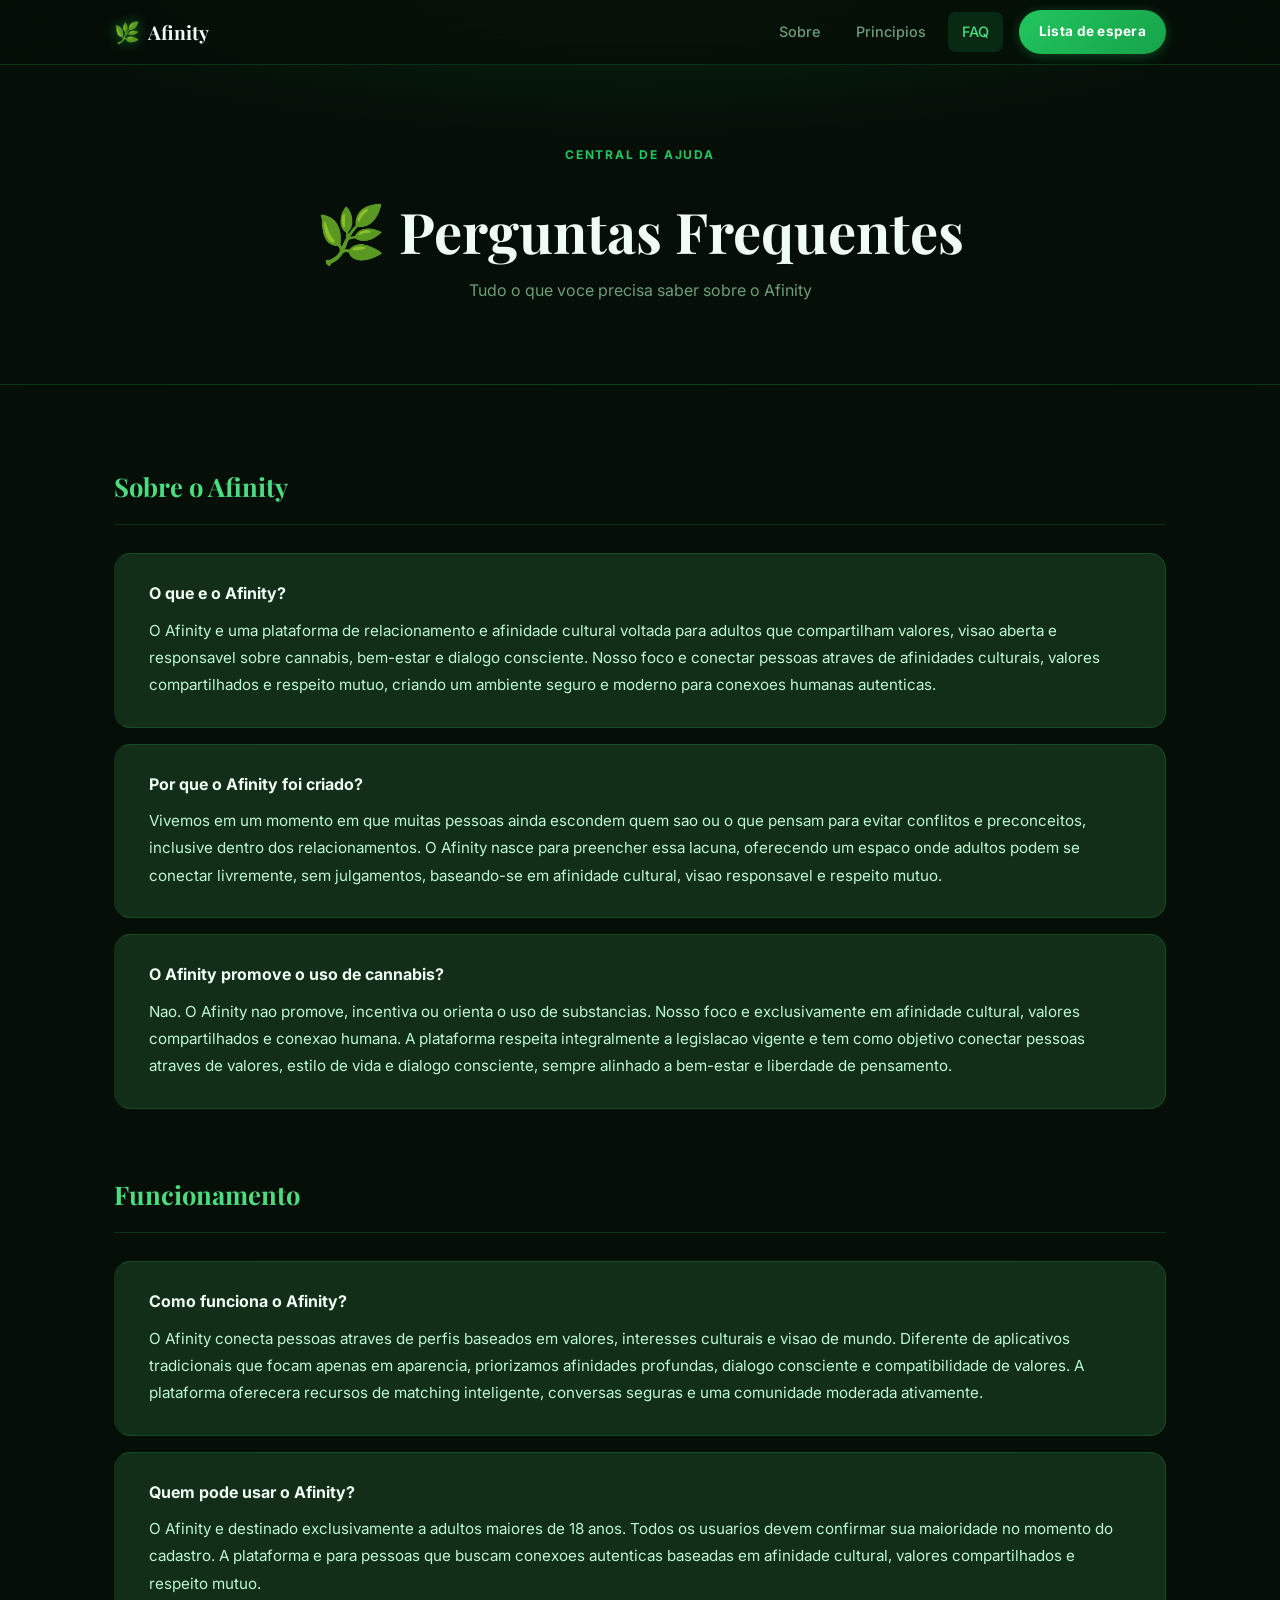
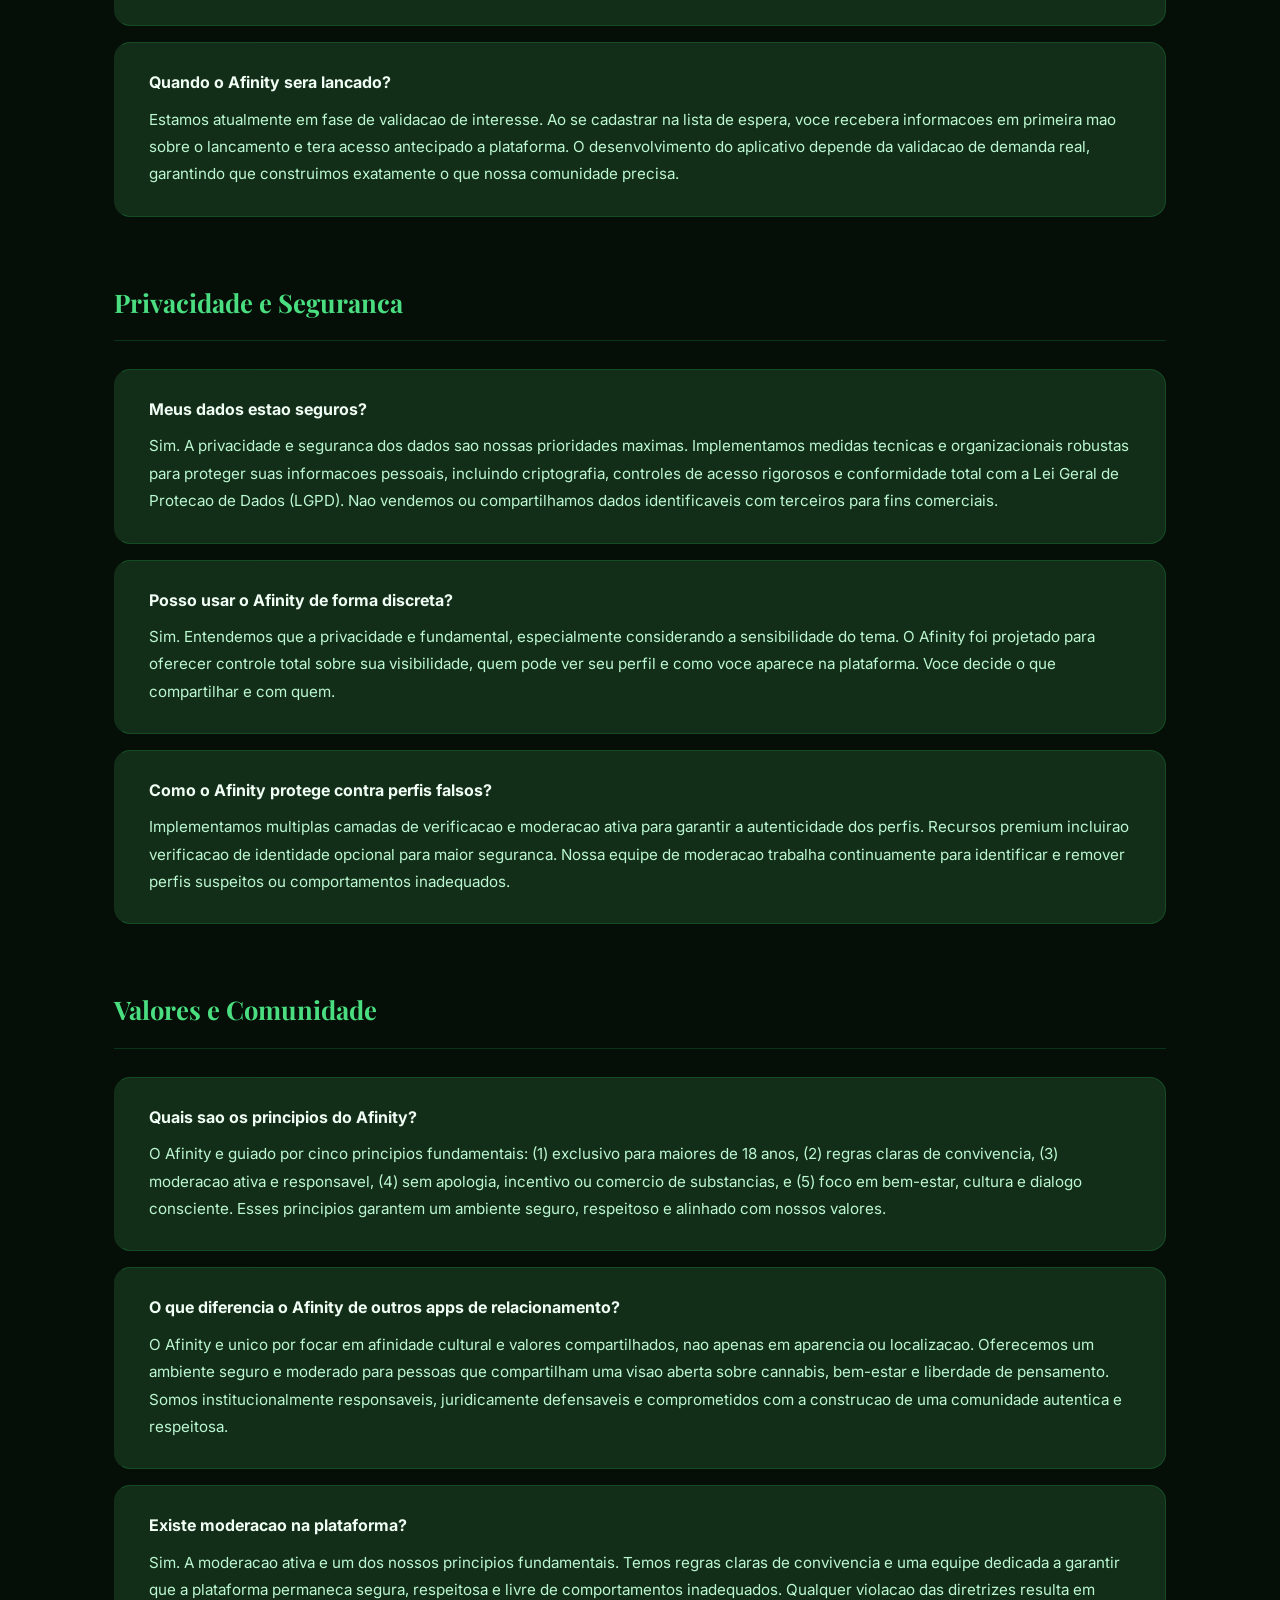
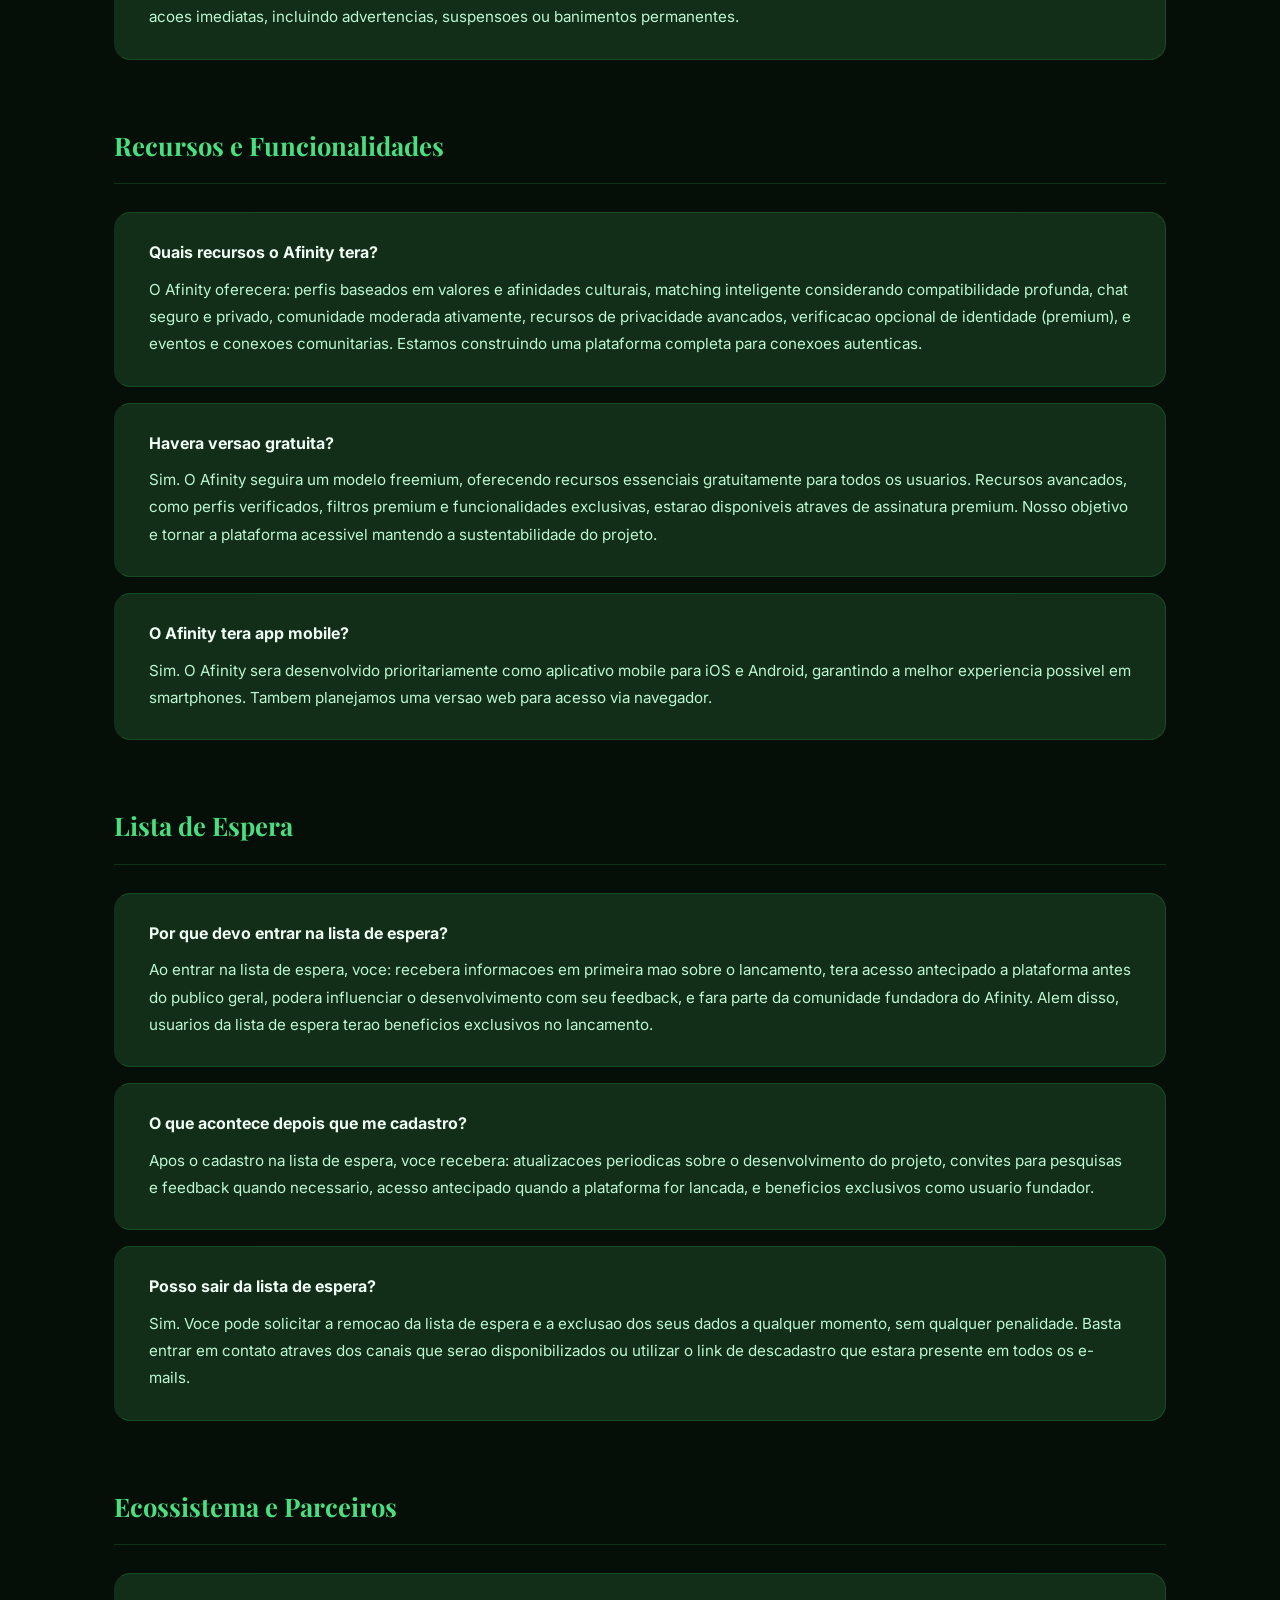
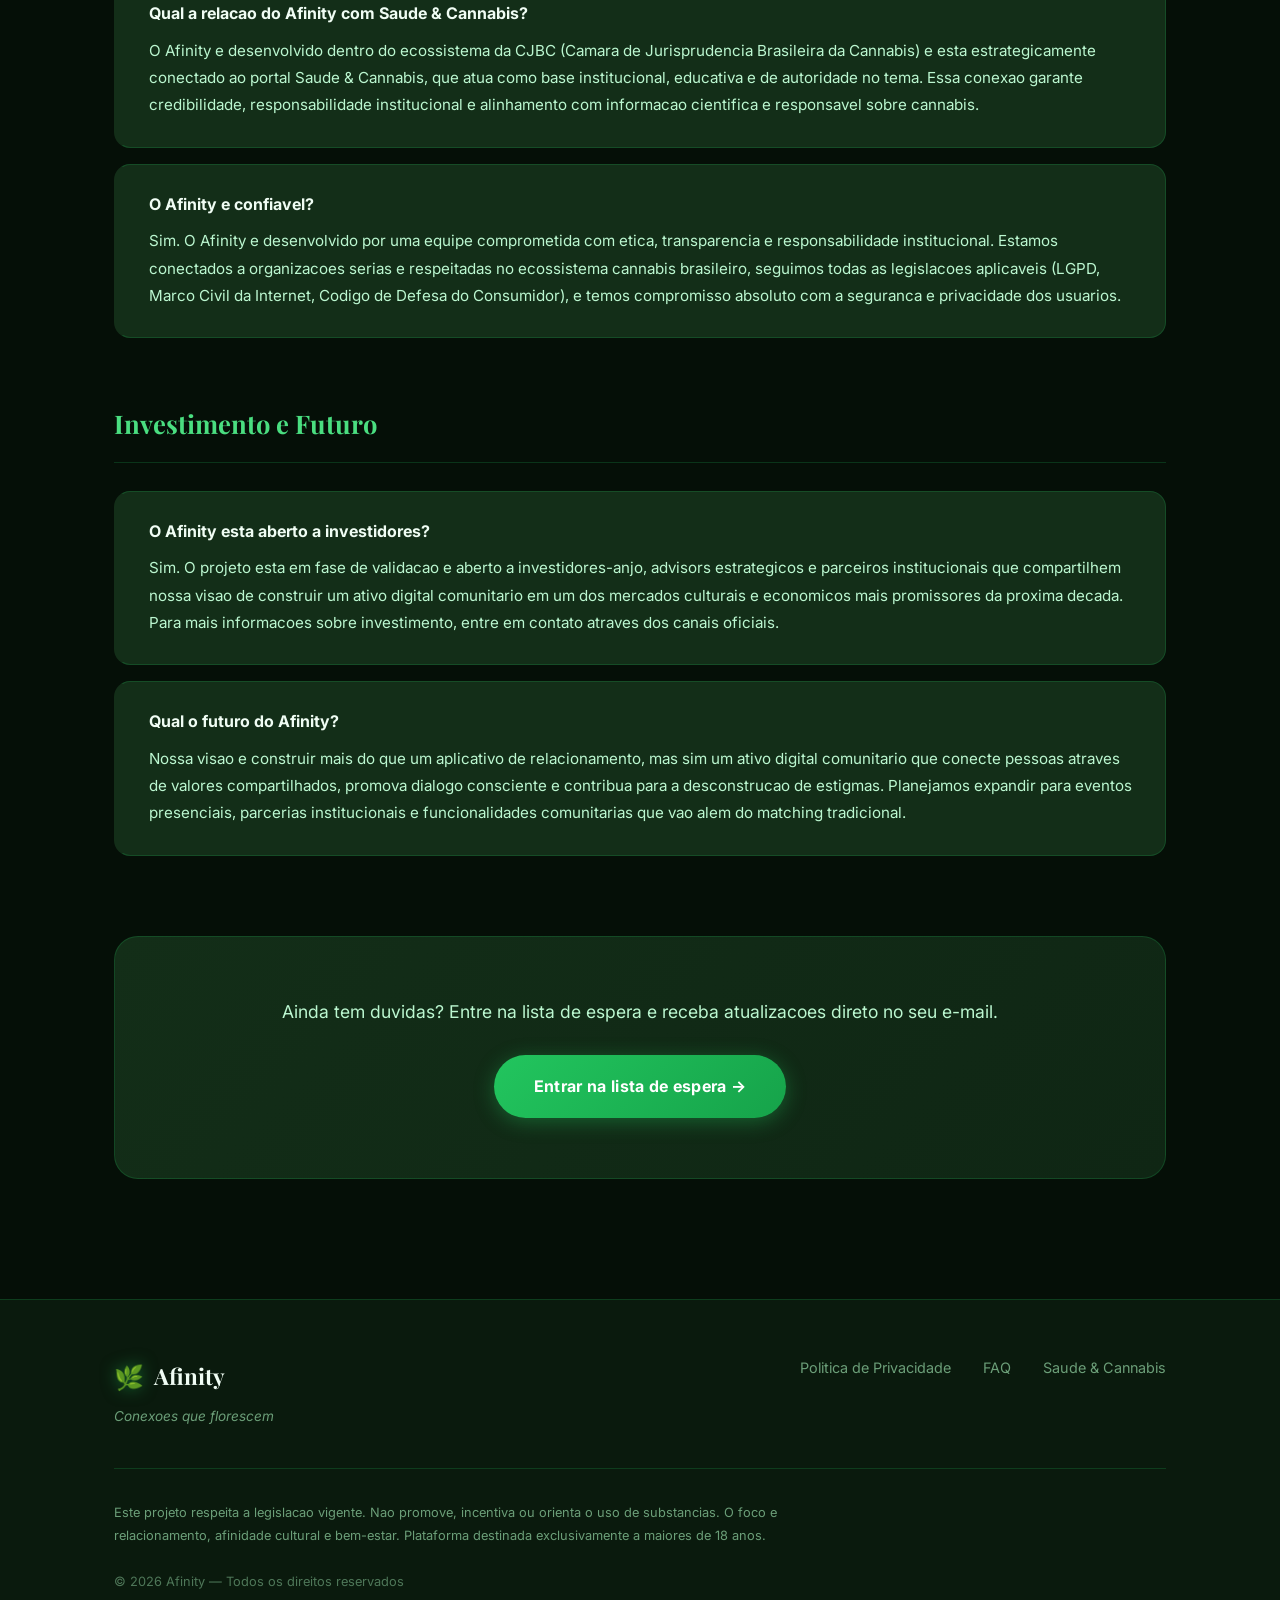
<file: faq.html>
<!DOCTYPE html>
<html lang="pt-BR">
<head>
  <meta charset="UTF-8">
  <meta name="viewport" content="width=device-width, initial-scale=1.0, viewport-fit=cover">
  <meta name="description" content="Perguntas frequentes sobre o Afinity - plataforma de relacionamento baseada em afinidade cultural e valores compartilhados.">
  <meta name="robots" content="index, follow">
  <meta name="theme-color" content="#0a1a0d">

  <!-- Open Graph -->
  <meta property="og:type" content="website">
  <meta property="og:url" content="https://afinity.app/faq.html">
  <meta property="og:title" content="FAQ - Afinity">
  <meta property="og:description" content="Tudo o que voce precisa saber sobre o Afinity - plataforma de relacionamento baseada em afinidade cultural.">

  <!-- Canonical -->
  <link rel="canonical" href="https://afinity.app/faq.html">

  <title>FAQ - Afinity | Perguntas Frequentes</title>

  <link rel="preconnect" href="https://fonts.googleapis.com">
  <link rel="preconnect" href="https://fonts.gstatic.com" crossorigin>
  <link href="https://fonts.googleapis.com/css2?family=Inter:wght@300;400;500;600;700;800&family=Playfair+Display:wght@400;600;700&display=swap" rel="stylesheet">

  <style>
/* ============================================
   AFINITY - Dark Green Premium Design
   ============================================ */

@import url('https://fonts.googleapis.com/css2?family=Inter:wght@300;400;500;600;700;800;900&family=Playfair+Display:wght@400;600;700&display=swap');

*, *::before, *::after {
  margin: 0;
  padding: 0;
  box-sizing: border-box;
}

:root {
  --bg-darkest: #050f07;
  --bg-dark: #0a1a0d;
  --bg-medium: #0f2614;
  --bg-card: #132e18;
  --bg-card-hover: #1a3d22;
  --accent: #22c55e;
  --accent-bright: #4ade80;
  --accent-glow: rgba(34, 197, 94, 0.15);
  --accent-glow-strong: rgba(34, 197, 94, 0.3);
  --text-primary: #f0fdf4;
  --text-secondary: #bbf7d0;
  --text-muted: #6b9e78;
  --border: rgba(34, 197, 94, 0.2);
  --border-hover: rgba(34, 197, 94, 0.5);
  --shadow: 0 4px 24px rgba(0, 0, 0, 0.4);
  --shadow-glow: 0 0 40px rgba(34, 197, 94, 0.15);
  --radius: 16px;
  --radius-sm: 8px;
}

html {
  scroll-behavior: smooth;
}

body {
  font-family: 'Inter', -apple-system, BlinkMacSystemFont, sans-serif;
  background: var(--bg-darkest);
  color: var(--text-primary);
  line-height: 1.7;
  -webkit-font-smoothing: antialiased;
  overflow-x: hidden;
}

.container {
  max-width: 1100px;
  margin: 0 auto;
  padding: 0 24px;
}

/* ============================================
   NAVBAR
   ============================================ */

.navbar {
  position: fixed;
  top: 0;
  left: 0;
  right: 0;
  z-index: 100;
  background: rgba(5, 15, 7, 0.85);
  backdrop-filter: blur(16px);
  -webkit-backdrop-filter: blur(16px);
  border-bottom: 1px solid var(--border);
  transition: background 0.3s ease;
}

.navbar.scrolled {
  background: rgba(5, 15, 7, 0.97);
}

.navbar-inner {
  display: flex;
  align-items: center;
  justify-content: space-between;
  height: 64px;
}

.navbar-brand {
  display: flex;
  align-items: center;
  gap: 8px;
  text-decoration: none;
  font-family: 'Playfair Display', Georgia, serif;
  font-size: 1.2rem;
  font-weight: 700;
  color: var(--text-primary);
  transition: opacity 0.2s;
}

.navbar-brand:hover {
  opacity: 0.85;
}

.navbar-logo-icon {
  font-size: 1.3rem;
  filter: drop-shadow(0 0 6px rgba(34, 197, 94, 0.5));
}

.navbar-links {
  display: flex;
  align-items: center;
  gap: 8px;
}

.navbar-link {
  color: var(--text-muted);
  text-decoration: none;
  font-size: 0.9rem;
  font-weight: 500;
  padding: 8px 14px;
  border-radius: 8px;
  transition: all 0.2s ease;
}

.navbar-link:hover,
.navbar-link-active {
  color: var(--accent-bright);
  background: var(--accent-glow);
}

.btn-nav {
  display: inline-flex;
  align-items: center;
  background: linear-gradient(135deg, var(--accent) 0%, #16a34a 100%);
  color: #fff;
  font-size: 0.85rem;
  font-weight: 700;
  padding: 10px 20px;
  border-radius: 100px;
  text-decoration: none;
  letter-spacing: 0.02em;
  transition: all 0.3s ease;
  box-shadow: 0 2px 12px rgba(34, 197, 94, 0.3);
  margin-left: 8px;
}

.btn-nav:hover {
  transform: translateY(-1px);
  box-shadow: 0 4px 20px rgba(34, 197, 94, 0.45);
}

.navbar-toggle {
  display: none;
  flex-direction: column;
  justify-content: center;
  gap: 5px;
  width: 40px;
  height: 40px;
  background: transparent;
  border: 1px solid var(--border);
  border-radius: 8px;
  cursor: pointer;
  padding: 8px;
  transition: border-color 0.2s;
}

.navbar-toggle:hover {
  border-color: var(--accent);
}

.navbar-toggle span {
  display: block;
  height: 2px;
  background: var(--text-secondary);
  border-radius: 2px;
  transition: all 0.3s ease;
}

.navbar-mobile {
  display: none;
  flex-direction: column;
  background: var(--bg-dark);
  border-top: 1px solid var(--border);
  padding: 12px 0;
}

.navbar-mobile.open {
  display: flex;
}

.navbar-mobile-link {
  color: var(--text-secondary);
  text-decoration: none;
  font-size: 0.95rem;
  font-weight: 500;
  padding: 14px 24px;
  border-bottom: 1px solid var(--border);
  transition: all 0.2s ease;
}

.navbar-mobile-link:hover {
  color: var(--accent-bright);
  background: var(--accent-glow);
}

.navbar-mobile-cta {
  color: var(--accent-bright);
  font-weight: 700;
  border-bottom: none;
}

/* ============================================
   PAGE HERO (inner pages)
   ============================================ */

.page-hero {
  padding: 140px 0 80px;
  background: radial-gradient(ellipse 70% 50% at 50% 0%, rgba(34, 197, 94, 0.1) 0%, transparent 70%),
              var(--bg-darkest);
  text-align: center;
  border-bottom: 1px solid var(--border);
}

.page-hero-title {
  font-family: 'Playfair Display', Georgia, serif;
  font-size: clamp(2rem, 5vw, 3.5rem);
  font-weight: 700;
  color: var(--text-primary);
  margin: 16px 0 12px;
  line-height: 1.2;
}

.page-hero-desc {
  font-size: 1rem;
  color: var(--text-muted);
}

/* ============================================
   FAQ PAGE
   ============================================ */

.faq-page-section {
  padding: 80px 0 120px;
  background: var(--bg-darkest);
}

.faq-category-block {
  margin-bottom: 64px;
}

.faq-category-title {
  font-family: 'Playfair Display', Georgia, serif;
  font-size: 1.6rem;
  font-weight: 700;
  color: var(--accent-bright);
  margin-bottom: 28px;
  padding-bottom: 16px;
  border-bottom: 1px solid var(--border);
}

.faq-full-item {
  background: var(--bg-card);
  border: 1px solid var(--border);
  border-radius: var(--radius);
  padding: 28px 32px;
  margin-bottom: 16px;
  transition: all 0.3s ease;
  border-left: 3px solid transparent;
}

.faq-full-item:hover {
  border-color: var(--border-hover);
  border-left-color: var(--accent);
  transform: translateX(4px);
}

.faq-full-question {
  font-size: 1rem;
  font-weight: 700;
  color: var(--text-primary);
  margin-bottom: 12px;
  line-height: 1.4;
}

.faq-full-answer {
  font-size: 0.95rem;
  color: var(--text-secondary);
  line-height: 1.8;
}

.faq-page-cta {
  text-align: center;
  margin-top: 80px;
  padding: 60px 40px;
  background: linear-gradient(135deg, var(--bg-card) 0%, var(--bg-medium) 100%);
  border: 1px solid var(--border);
  border-radius: 24px;
}

.faq-page-cta-text {
  font-size: 1.1rem;
  color: var(--text-secondary);
  margin-bottom: 28px;
  line-height: 1.7;
}

.privacy-cta-buttons {
  display: flex;
  gap: 16px;
  justify-content: center;
  flex-wrap: wrap;
}

/* ============================================
   PRIVACY PAGE
   ============================================ */

.privacy-section {
  padding: 80px 0 120px;
  background: var(--bg-darkest);
}

.privacy-intro-card {
  background: var(--bg-card);
  border: 1px solid var(--border);
  border-left: 4px solid var(--accent);
  border-radius: var(--radius);
  padding: 32px;
  margin-bottom: 56px;
}

.privacy-intro-card p {
  font-size: 1.05rem;
  color: var(--text-secondary);
  line-height: 1.9;
}

.privacy-intro-card strong {
  color: var(--accent-light, var(--accent-bright));
}

.privacy-content h2 {
  font-family: 'Playfair Display', Georgia, serif;
  font-size: 1.6rem;
  color: var(--text-primary);
  margin-top: 56px;
  margin-bottom: 20px;
  padding-bottom: 12px;
  border-bottom: 1px solid var(--border);
}

.privacy-content h3 {
  font-size: 1.15rem;
  color: var(--accent-bright);
  margin-top: 28px;
  margin-bottom: 14px;
  font-weight: 600;
}

.privacy-content p {
  font-size: 1rem;
  color: var(--text-secondary);
  line-height: 1.9;
  margin-bottom: 16px;
}

.privacy-content strong {
  color: var(--text-primary);
  font-weight: 600;
}

/* ============================================
   SCREEN READER ONLY
   ============================================ */

.sr-only {
  position: absolute;
  width: 1px;
  height: 1px;
  padding: 0;
  margin: -1px;
  overflow: hidden;
  clip: rect(0, 0, 0, 0);
  white-space: nowrap;
  border-width: 0;
}

/* ============================================
   HERO
   ============================================ */

.hero {
  min-height: 100vh;
  padding-top: 64px;
  display: flex;
  align-items: center;
  justify-content: center;
  text-align: center;
  position: relative;
  overflow: hidden;
  background: radial-gradient(ellipse 80% 60% at 50% 0%, rgba(34, 197, 94, 0.12) 0%, transparent 70%),
              linear-gradient(180deg, var(--bg-dark) 0%, var(--bg-darkest) 100%);
  padding: 80px 24px;
}

.hero::before {
  content: '';
  position: absolute;
  inset: 0;
  background-image:
    radial-gradient(circle at 20% 30%, rgba(34, 197, 94, 0.06) 0%, transparent 50%),
    radial-gradient(circle at 80% 70%, rgba(34, 197, 94, 0.04) 0%, transparent 50%);
  pointer-events: none;
}

.hero::after {
  content: '';
  position: absolute;
  bottom: 0;
  left: 0;
  right: 0;
  height: 1px;
  background: linear-gradient(90deg, transparent, var(--accent), transparent);
}

.hero-content {
  position: relative;
  z-index: 2;
  max-width: 780px;
}

.hero-badge {
  display: inline-flex;
  align-items: center;
  gap: 8px;
  background: rgba(34, 197, 94, 0.1);
  border: 1px solid var(--border);
  border-radius: 100px;
  padding: 8px 20px;
  font-size: 0.8rem;
  font-weight: 600;
  letter-spacing: 0.08em;
  text-transform: uppercase;
  color: var(--accent-bright);
  margin-bottom: 32px;
}

.hero-badge-dot {
  width: 6px;
  height: 6px;
  background: var(--accent);
  border-radius: 50%;
  animation: pulse-dot 2s ease-in-out infinite;
}

@keyframes pulse-dot {
  0%, 100% { opacity: 1; transform: scale(1); }
  50% { opacity: 0.5; transform: scale(0.8); }
}

.hero-logo {
  font-size: 3.5rem;
  margin-bottom: 8px;
  filter: drop-shadow(0 0 20px rgba(34, 197, 94, 0.4));
}

.hero-title {
  font-family: 'Playfair Display', Georgia, serif;
  font-size: clamp(2.8rem, 7vw, 5.5rem);
  font-weight: 700;
  line-height: 1.1;
  letter-spacing: -0.02em;
  margin-bottom: 12px;
  background: linear-gradient(135deg, #f0fdf4 0%, var(--accent-bright) 60%, #86efac 100%);
  -webkit-background-clip: text;
  -webkit-text-fill-color: transparent;
  background-clip: text;
}

.hero-tagline {
  font-size: 1.1rem;
  font-weight: 400;
  color: var(--accent-bright);
  letter-spacing: 0.1em;
  text-transform: uppercase;
  margin-bottom: 28px;
  opacity: 0.85;
}

.hero-subtitle {
  font-size: clamp(1rem, 2.5vw, 1.2rem);
  color: var(--text-secondary);
  max-width: 600px;
  margin: 0 auto 48px;
  font-weight: 300;
  line-height: 1.8;
}

.hero-subtitle strong {
  color: var(--text-primary);
  font-weight: 600;
}

.btn-primary {
  display: inline-flex;
  align-items: center;
  gap: 10px;
  background: linear-gradient(135deg, var(--accent) 0%, #16a34a 100%);
  color: #fff;
  font-size: 1rem;
  font-weight: 700;
  padding: 18px 40px;
  border-radius: 100px;
  border: none;
  cursor: pointer;
  text-decoration: none;
  letter-spacing: 0.02em;
  transition: all 0.3s ease;
  box-shadow: 0 4px 20px rgba(34, 197, 94, 0.35), 0 0 0 0 rgba(34, 197, 94, 0.4);
  position: relative;
  overflow: hidden;
}

.btn-primary::before {
  content: '';
  position: absolute;
  inset: 0;
  background: linear-gradient(135deg, rgba(255,255,255,0.15) 0%, transparent 100%);
  opacity: 0;
  transition: opacity 0.3s;
}

.btn-primary:hover {
  transform: translateY(-2px);
  box-shadow: 0 8px 32px rgba(34, 197, 94, 0.5), 0 0 0 4px rgba(34, 197, 94, 0.15);
}

.btn-primary:hover::before {
  opacity: 1;
}

.btn-primary:active {
  transform: translateY(0);
}

.hero-stats {
  display: flex;
  justify-content: center;
  gap: 40px;
  margin-top: 56px;
  padding-top: 40px;
  border-top: 1px solid var(--border);
}

.hero-stat {
  text-align: center;
}

.hero-stat-number {
  font-size: 1.6rem;
  font-weight: 800;
  color: var(--accent-bright);
  display: block;
  line-height: 1;
  margin-bottom: 4px;
}

.hero-stat-label {
  font-size: 0.75rem;
  color: var(--text-muted);
  text-transform: uppercase;
  letter-spacing: 0.08em;
}

/* ============================================
   SECTIONS
   ============================================ */

section {
  padding: 100px 0;
  position: relative;
}

.section-label {
  display: inline-block;
  font-size: 0.75rem;
  font-weight: 700;
  letter-spacing: 0.15em;
  text-transform: uppercase;
  color: var(--accent);
  margin-bottom: 16px;
}

.section-title {
  font-family: 'Playfair Display', Georgia, serif;
  font-size: clamp(1.8rem, 4vw, 2.8rem);
  font-weight: 700;
  line-height: 1.2;
  color: var(--text-primary);
  margin-bottom: 20px;
}

.section-desc {
  font-size: 1.05rem;
  color: var(--text-secondary);
  max-width: 600px;
  line-height: 1.8;
}

/* ============================================
   ABOUT SECTION
   ============================================ */

.about {
  background: linear-gradient(180deg, var(--bg-darkest) 0%, var(--bg-dark) 50%, var(--bg-darkest) 100%);
}

.about-grid {
  display: grid;
  grid-template-columns: 1fr 1fr;
  gap: 80px;
  align-items: center;
}

.about-visual {
  position: relative;
}

.about-card-main {
  background: linear-gradient(135deg, var(--bg-card) 0%, var(--bg-medium) 100%);
  border: 1px solid var(--border);
  border-radius: var(--radius);
  padding: 40px;
  position: relative;
  overflow: hidden;
}

.about-card-main::before {
  content: '';
  position: absolute;
  top: 0;
  left: 0;
  right: 0;
  height: 3px;
  background: linear-gradient(90deg, var(--accent), var(--accent-bright), var(--accent));
}

.about-card-icon {
  font-size: 3rem;
  margin-bottom: 20px;
  display: block;
}

.about-card-text {
  font-size: 1.1rem;
  color: var(--text-secondary);
  line-height: 1.8;
  font-style: italic;
}

.about-card-text strong {
  color: var(--accent-bright);
  font-style: normal;
}

.about-floating {
  position: absolute;
  bottom: -20px;
  right: -20px;
  background: var(--bg-card-hover);
  border: 1px solid var(--border-hover);
  border-radius: var(--radius-sm);
  padding: 16px 20px;
  font-size: 0.85rem;
  color: var(--accent-bright);
  font-weight: 600;
  box-shadow: var(--shadow-glow);
}

/* ============================================
   PRINCIPLES
   ============================================ */

.principles {
  background: var(--bg-darkest);
}

.principles-header {
  text-align: center;
  margin-bottom: 64px;
}

.principles-grid {
  display: grid;
  grid-template-columns: repeat(auto-fit, minmax(200px, 1fr));
  gap: 24px;
  margin-bottom: 56px;
}

.principle-card {
  background: var(--bg-card);
  border: 1px solid var(--border);
  border-radius: var(--radius);
  padding: 32px 24px;
  text-align: center;
  transition: all 0.3s ease;
  position: relative;
  overflow: hidden;
}

.principle-card::before {
  content: '';
  position: absolute;
  inset: 0;
  background: linear-gradient(135deg, var(--accent-glow) 0%, transparent 100%);
  opacity: 0;
  transition: opacity 0.3s;
}

.principle-card:hover {
  border-color: var(--border-hover);
  transform: translateY(-4px);
  box-shadow: var(--shadow-glow);
}

.principle-card:hover::before {
  opacity: 1;
}

.principle-icon {
  font-size: 2.2rem;
  margin-bottom: 16px;
  display: block;
}

.principle-title {
  font-size: 0.9rem;
  font-weight: 600;
  color: var(--text-primary);
  line-height: 1.4;
}

.principles-highlight {
  background: linear-gradient(135deg, var(--bg-card) 0%, var(--bg-medium) 100%);
  border: 1px solid var(--border);
  border-left: 4px solid var(--accent);
  border-radius: var(--radius);
  padding: 40px 48px;
  text-align: center;
  position: relative;
  overflow: hidden;
}

.principles-highlight::before {
  content: '';
  position: absolute;
  inset: 0;
  background: radial-gradient(ellipse at center, var(--accent-glow) 0%, transparent 70%);
}

.principles-highlight p {
  font-family: 'Playfair Display', Georgia, serif;
  font-size: clamp(1.1rem, 2.5vw, 1.4rem);
  color: var(--text-primary);
  line-height: 1.7;
  position: relative;
  z-index: 1;
}

.principles-highlight p strong {
  color: var(--accent-bright);
}

/* ============================================
   FAQ
   ============================================ */

.faq {
  background: linear-gradient(180deg, var(--bg-darkest) 0%, var(--bg-dark) 100%);
}

.faq-header {
  text-align: center;
  margin-bottom: 64px;
}

.faq-grid {
  display: grid;
  grid-template-columns: 1fr 1fr;
  gap: 20px;
  margin-bottom: 48px;
}

.faq-item {
  background: var(--bg-card);
  border: 1px solid var(--border);
  border-radius: var(--radius);
  padding: 28px 32px;
  transition: all 0.3s ease;
  position: relative;
  overflow: hidden;
}

.faq-item::before {
  content: '';
  position: absolute;
  top: 0;
  left: 0;
  width: 3px;
  height: 100%;
  background: linear-gradient(180deg, var(--accent), transparent);
  opacity: 0;
  transition: opacity 0.3s;
}

.faq-item:hover {
  border-color: var(--border-hover);
  transform: translateY(-2px);
  box-shadow: var(--shadow);
}

.faq-item:hover::before {
  opacity: 1;
}

.faq-question {
  font-size: 0.95rem;
  font-weight: 700;
  color: var(--text-primary);
  margin-bottom: 12px;
  line-height: 1.4;
}

.faq-answer {
  font-size: 0.9rem;
  color: var(--text-secondary);
  line-height: 1.7;
}

.faq-cta {
  text-align: center;
}

.btn-outline {
  display: inline-flex;
  align-items: center;
  gap: 8px;
  background: transparent;
  color: var(--accent-bright);
  font-size: 0.95rem;
  font-weight: 600;
  padding: 14px 32px;
  border-radius: 100px;
  border: 1.5px solid var(--border-hover);
  cursor: pointer;
  text-decoration: none;
  transition: all 0.3s ease;
  letter-spacing: 0.02em;
}

.btn-outline:hover {
  background: var(--accent-glow);
  border-color: var(--accent);
  transform: translateY(-2px);
  box-shadow: 0 4px 20px rgba(34, 197, 94, 0.2);
}

/* ============================================
   FORM
   ============================================ */

.signup {
  background: radial-gradient(ellipse 70% 50% at 50% 50%, rgba(34, 197, 94, 0.08) 0%, transparent 70%),
              var(--bg-darkest);
  position: relative;
}

.signup::before {
  content: '';
  position: absolute;
  top: 0;
  left: 0;
  right: 0;
  height: 1px;
  background: linear-gradient(90deg, transparent, var(--accent), transparent);
}

.signup::after {
  content: '';
  position: absolute;
  bottom: 0;
  left: 0;
  right: 0;
  height: 1px;
  background: linear-gradient(90deg, transparent, var(--accent), transparent);
}

.signup-inner {
  max-width: 600px;
  margin: 0 auto;
  text-align: center;
}

.signup-header {
  margin-bottom: 48px;
}

.signup-header .section-desc {
  margin: 0 auto;
}

.form-card {
  background: linear-gradient(135deg, var(--bg-card) 0%, var(--bg-medium) 100%);
  border: 1px solid var(--border);
  border-radius: 24px;
  padding: 48px 40px;
  position: relative;
  overflow: hidden;
  box-shadow: var(--shadow), var(--shadow-glow);
}

.form-card::before {
  content: '';
  position: absolute;
  top: 0;
  left: 0;
  right: 0;
  height: 3px;
  background: linear-gradient(90deg, var(--accent), var(--accent-bright), var(--accent));
}

.form-group {
  margin-bottom: 20px;
  text-align: left;
}

.form-group label {
  display: block;
  font-size: 0.85rem;
  font-weight: 600;
  color: var(--text-secondary);
  margin-bottom: 8px;
  letter-spacing: 0.03em;
  text-transform: uppercase;
}

.form-group input[type="email"] {
  width: 100%;
  padding: 16px 20px;
  background: rgba(0, 0, 0, 0.3);
  border: 1.5px solid var(--border);
  border-radius: var(--radius-sm);
  color: var(--text-primary);
  font-size: 1rem;
  font-family: inherit;
  transition: all 0.3s ease;
  outline: none;
}

.form-group input[type="email"]::placeholder {
  color: var(--text-muted);
}

.form-group input[type="email"]:focus {
  border-color: var(--accent);
  background: rgba(34, 197, 94, 0.05);
  box-shadow: 0 0 0 4px rgba(34, 197, 94, 0.1);
}

.checkbox-group {
  display: flex;
  flex-direction: column;
  gap: 14px;
  margin-bottom: 28px;
}

.checkbox-label {
  display: flex;
  align-items: flex-start;
  gap: 12px;
  cursor: pointer;
  font-size: 0.9rem;
  color: var(--text-secondary);
  line-height: 1.5;
}

.checkbox-label input[type="checkbox"] {
  width: 20px;
  height: 20px;
  min-width: 20px;
  accent-color: var(--accent);
  cursor: pointer;
  margin-top: 1px;
}

.checkbox-label a {
  color: var(--accent-bright);
  text-decoration: underline;
  text-underline-offset: 3px;
}

.btn-submit {
  width: 100%;
  padding: 18px;
  background: linear-gradient(135deg, var(--accent) 0%, #16a34a 100%);
  color: #fff;
  font-size: 1.05rem;
  font-weight: 700;
  border: none;
  border-radius: var(--radius-sm);
  cursor: pointer;
  letter-spacing: 0.03em;
  transition: all 0.3s ease;
  position: relative;
  overflow: hidden;
}

.btn-submit::before {
  content: '';
  position: absolute;
  inset: 0;
  background: linear-gradient(135deg, rgba(255,255,255,0.15) 0%, transparent 100%);
  opacity: 0;
  transition: opacity 0.3s;
}

.btn-submit:hover {
  transform: translateY(-2px);
  box-shadow: 0 8px 32px rgba(34, 197, 94, 0.4);
}

.btn-submit:hover::before {
  opacity: 1;
}

.btn-submit:active {
  transform: translateY(0);
}

.form-success {
  display: none;
  text-align: center;
  padding: 32px;
}

.form-success-icon {
  font-size: 3rem;
  display: block;
  margin-bottom: 16px;
}

.form-success h3 {
  font-size: 1.3rem;
  font-weight: 700;
  color: var(--accent-bright);
  margin-bottom: 8px;
}

.form-success p {
  color: var(--text-secondary);
  font-size: 0.95rem;
}

/* ============================================
   ECOSYSTEM
   ============================================ */

.ecosystem {
  background: var(--bg-darkest);
  padding: 64px 0;
}

.ecosystem-inner {
  text-align: center;
  max-width: 700px;
  margin: 0 auto;
}

.ecosystem-text {
  font-size: 1rem;
  color: var(--text-muted);
  line-height: 1.8;
}

.ecosystem-text a {
  color: var(--accent-bright);
  text-decoration: none;
  font-weight: 600;
  border-bottom: 1px solid var(--border-hover);
  padding-bottom: 1px;
  transition: border-color 0.2s;
}

.ecosystem-text a:hover {
  border-color: var(--accent);
}

/* ============================================
   FOOTER
   ============================================ */

footer {
  background: var(--bg-dark);
  border-top: 1px solid var(--border);
  padding: 56px 0 32px;
}

.footer-top {
  display: flex;
  justify-content: space-between;
  align-items: flex-start;
  margin-bottom: 40px;
  gap: 40px;
}

.footer-brand {
  display: flex;
  flex-direction: column;
  gap: 8px;
}

.footer-logo {
  display: flex;
  align-items: center;
  gap: 10px;
  font-family: 'Playfair Display', Georgia, serif;
  font-size: 1.4rem;
  font-weight: 700;
  color: var(--text-primary);
}

.footer-logo-icon {
  font-size: 1.5rem;
  filter: drop-shadow(0 0 8px rgba(34, 197, 94, 0.5));
}

.footer-tagline {
  font-size: 0.85rem;
  color: var(--text-muted);
  font-style: italic;
}

.footer-links {
  display: flex;
  gap: 32px;
  align-items: center;
}

.footer-links a {
  color: var(--text-muted);
  text-decoration: none;
  font-size: 0.9rem;
  transition: color 0.2s;
}

.footer-links a:hover {
  color: var(--accent-bright);
}

.footer-divider {
  height: 1px;
  background: var(--border);
  margin-bottom: 32px;
}

.footer-legal {
  font-size: 0.8rem;
  color: var(--text-muted);
  line-height: 1.8;
  margin-bottom: 24px;
  max-width: 700px;
}

.footer-bottom {
  display: flex;
  justify-content: space-between;
  align-items: center;
  font-size: 0.8rem;
  color: var(--text-muted);
}

.footer-copy {
  opacity: 0.7;
}

/* ============================================
   ANIMATIONS
   ============================================ */

.fade-in {
  opacity: 0;
  transform: translateY(24px);
  transition: opacity 0.7s ease, transform 0.7s ease;
}

.fade-in.visible {
  opacity: 1;
  transform: translateY(0);
}

/* ============================================
   RESPONSIVE
   ============================================ */

@media (max-width: 768px) {
  .navbar-links {
    display: none;
  }

  .navbar-toggle {
    display: flex;
  }

  .page-hero {
    padding: 120px 0 60px;
  }

  .faq-full-item {
    padding: 20px 20px;
  }

  .faq-full-item:hover {
    transform: none;
  }

  .privacy-cta-buttons {
    flex-direction: column;
    align-items: center;
  }

  .faq-page-cta {
    padding: 40px 24px;
  }

  section {
    padding: 72px 0;
  }

  .about-grid {
    grid-template-columns: 1fr;
    gap: 40px;
  }

  .about-visual {
    order: -1;
  }

  .principles-grid {
    grid-template-columns: 1fr 1fr;
  }

  .faq-grid {
    grid-template-columns: 1fr;
  }

  .form-card {
    padding: 32px 24px;
  }

  .footer-top {
    flex-direction: column;
    gap: 24px;
  }

  .footer-links {
    flex-wrap: wrap;
    gap: 16px;
  }

  .footer-bottom {
    flex-direction: column;
    gap: 8px;
    text-align: center;
  }

  .hero-stats {
    gap: 24px;
  }
}

@media (max-width: 480px) {
  .principles-grid {
    grid-template-columns: 1fr;
  }

  .hero-stats {
    flex-direction: column;
    gap: 20px;
  }

  .principles-highlight {
    padding: 28px 24px;
  }
}

</style>
</head>
<body>

  <!-- NAVBAR -->
  <nav class="navbar" id="navbar" role="navigation" aria-label="Navegacao principal">
    <div class="container navbar-inner">
      <a href="index.html" class="navbar-brand" aria-label="Afinity - Pagina inicial">
        <span class="navbar-logo-icon">&#127807;</span>
        <span class="navbar-logo-text">Afinity</span>
      </a>
      <div class="navbar-links">
        <a href="index.html#sobre" class="navbar-link">Sobre</a>
        <a href="index.html#principios" class="navbar-link">Principios</a>
        <a href="faq.html" class="navbar-link navbar-link-active" aria-current="page">FAQ</a>
        <a href="index.html#cadastro" class="btn-nav">Lista de espera</a>
      </div>
      <button class="navbar-toggle" id="navbar-toggle" aria-label="Abrir menu" aria-expanded="false" aria-controls="navbar-mobile">
        <span></span><span></span><span></span>
      </button>
    </div>
    <div class="navbar-mobile" id="navbar-mobile" aria-hidden="true">
      <a href="index.html#sobre" class="navbar-mobile-link">Sobre</a>
      <a href="index.html#principios" class="navbar-mobile-link">Principios</a>
      <a href="faq.html" class="navbar-mobile-link">FAQ</a>
      <a href="privacidade.html" class="navbar-mobile-link">Privacidade</a>
      <a href="index.html#cadastro" class="navbar-mobile-link navbar-mobile-cta">Entrar na lista de espera</a>
    </div>
  </nav>

  <!-- PAGE HEADER -->
  <section class="page-hero">
    <div class="container">
      <div class="page-hero-content">
        <span class="section-label">Central de ajuda</span>
        <h1 class="page-hero-title">&#127807; Perguntas Frequentes</h1>
        <p class="page-hero-desc">Tudo o que voce precisa saber sobre o Afinity</p>
      </div>
    </div>
  </section>

  <!-- FAQ CONTENT -->
  <section class="faq-page-section">
    <div class="container">

      <div class="faq-category-block">
        <h2 class="faq-category-title">Sobre o Afinity</h2>

        <div class="faq-full-item">
          <h3 class="faq-full-question">O que e o Afinity?</h3>
          <p class="faq-full-answer">O Afinity e uma plataforma de relacionamento e afinidade cultural voltada para adultos que compartilham valores, visao aberta e responsavel sobre cannabis, bem-estar e dialogo consciente. Nosso foco e conectar pessoas atraves de afinidades culturais, valores compartilhados e respeito mutuo, criando um ambiente seguro e moderno para conexoes humanas autenticas.</p>
        </div>

        <div class="faq-full-item">
          <h3 class="faq-full-question">Por que o Afinity foi criado?</h3>
          <p class="faq-full-answer">Vivemos em um momento em que muitas pessoas ainda escondem quem sao ou o que pensam para evitar conflitos e preconceitos, inclusive dentro dos relacionamentos. O Afinity nasce para preencher essa lacuna, oferecendo um espaco onde adultos podem se conectar livremente, sem julgamentos, baseando-se em afinidade cultural, visao responsavel e respeito mutuo.</p>
        </div>

        <div class="faq-full-item">
          <h3 class="faq-full-question">O Afinity promove o uso de cannabis?</h3>
          <p class="faq-full-answer">Nao. O Afinity nao promove, incentiva ou orienta o uso de substancias. Nosso foco e exclusivamente em afinidade cultural, valores compartilhados e conexao humana. A plataforma respeita integralmente a legislacao vigente e tem como objetivo conectar pessoas atraves de valores, estilo de vida e dialogo consciente, sempre alinhado a bem-estar e liberdade de pensamento.</p>
        </div>
      </div>

      <div class="faq-category-block">
        <h2 class="faq-category-title">Funcionamento</h2>

        <div class="faq-full-item">
          <h3 class="faq-full-question">Como funciona o Afinity?</h3>
          <p class="faq-full-answer">O Afinity conecta pessoas atraves de perfis baseados em valores, interesses culturais e visao de mundo. Diferente de aplicativos tradicionais que focam apenas em aparencia, priorizamos afinidades profundas, dialogo consciente e compatibilidade de valores. A plataforma oferecera recursos de matching inteligente, conversas seguras e uma comunidade moderada ativamente.</p>
        </div>

        <div class="faq-full-item">
          <h3 class="faq-full-question">Quem pode usar o Afinity?</h3>
          <p class="faq-full-answer">O Afinity e destinado exclusivamente a adultos maiores de 18 anos. Todos os usuarios devem confirmar sua maioridade no momento do cadastro. A plataforma e para pessoas que buscam conexoes autenticas baseadas em afinidade cultural, valores compartilhados e respeito mutuo.</p>
        </div>

        <div class="faq-full-item">
          <h3 class="faq-full-question">Quando o Afinity sera lancado?</h3>
          <p class="faq-full-answer">Estamos atualmente em fase de validacao de interesse. Ao se cadastrar na lista de espera, voce recebera informacoes em primeira mao sobre o lancamento e tera acesso antecipado a plataforma. O desenvolvimento do aplicativo depende da validacao de demanda real, garantindo que construimos exatamente o que nossa comunidade precisa.</p>
        </div>
      </div>

      <div class="faq-category-block">
        <h2 class="faq-category-title">Privacidade e Seguranca</h2>

        <div class="faq-full-item">
          <h3 class="faq-full-question">Meus dados estao seguros?</h3>
          <p class="faq-full-answer">Sim. A privacidade e seguranca dos dados sao nossas prioridades maximas. Implementamos medidas tecnicas e organizacionais robustas para proteger suas informacoes pessoais, incluindo criptografia, controles de acesso rigorosos e conformidade total com a Lei Geral de Protecao de Dados (LGPD). Nao vendemos ou compartilhamos dados identificaveis com terceiros para fins comerciais.</p>
        </div>

        <div class="faq-full-item">
          <h3 class="faq-full-question">Posso usar o Afinity de forma discreta?</h3>
          <p class="faq-full-answer">Sim. Entendemos que a privacidade e fundamental, especialmente considerando a sensibilidade do tema. O Afinity foi projetado para oferecer controle total sobre sua visibilidade, quem pode ver seu perfil e como voce aparece na plataforma. Voce decide o que compartilhar e com quem.</p>
        </div>

        <div class="faq-full-item">
          <h3 class="faq-full-question">Como o Afinity protege contra perfis falsos?</h3>
          <p class="faq-full-answer">Implementamos multiplas camadas de verificacao e moderacao ativa para garantir a autenticidade dos perfis. Recursos premium incluirao verificacao de identidade opcional para maior seguranca. Nossa equipe de moderacao trabalha continuamente para identificar e remover perfis suspeitos ou comportamentos inadequados.</p>
        </div>
      </div>

      <div class="faq-category-block">
        <h2 class="faq-category-title">Valores e Comunidade</h2>

        <div class="faq-full-item">
          <h3 class="faq-full-question">Quais sao os principios do Afinity?</h3>
          <p class="faq-full-answer">O Afinity e guiado por cinco principios fundamentais: (1) exclusivo para maiores de 18 anos, (2) regras claras de convivencia, (3) moderacao ativa e responsavel, (4) sem apologia, incentivo ou comercio de substancias, e (5) foco em bem-estar, cultura e dialogo consciente. Esses principios garantem um ambiente seguro, respeitoso e alinhado com nossos valores.</p>
        </div>

        <div class="faq-full-item">
          <h3 class="faq-full-question">O que diferencia o Afinity de outros apps de relacionamento?</h3>
          <p class="faq-full-answer">O Afinity e unico por focar em afinidade cultural e valores compartilhados, nao apenas em aparencia ou localizacao. Oferecemos um ambiente seguro e moderado para pessoas que compartilham uma visao aberta sobre cannabis, bem-estar e liberdade de pensamento. Somos institucionalmente responsaveis, juridicamente defensaveis e comprometidos com a construcao de uma comunidade autentica e respeitosa.</p>
        </div>

        <div class="faq-full-item">
          <h3 class="faq-full-question">Existe moderacao na plataforma?</h3>
          <p class="faq-full-answer">Sim. A moderacao ativa e um dos nossos principios fundamentais. Temos regras claras de convivencia e uma equipe dedicada a garantir que a plataforma permaneca segura, respeitosa e livre de comportamentos inadequados. Qualquer violacao das diretrizes resulta em acoes imediatas, incluindo advertencias, suspensoes ou banimentos permanentes.</p>
        </div>
      </div>

      <div class="faq-category-block">
        <h2 class="faq-category-title">Recursos e Funcionalidades</h2>

        <div class="faq-full-item">
          <h3 class="faq-full-question">Quais recursos o Afinity tera?</h3>
          <p class="faq-full-answer">O Afinity oferecera: perfis baseados em valores e afinidades culturais, matching inteligente considerando compatibilidade profunda, chat seguro e privado, comunidade moderada ativamente, recursos de privacidade avancados, verificacao opcional de identidade (premium), e eventos e conexoes comunitarias. Estamos construindo uma plataforma completa para conexoes autenticas.</p>
        </div>

        <div class="faq-full-item">
          <h3 class="faq-full-question">Havera versao gratuita?</h3>
          <p class="faq-full-answer">Sim. O Afinity seguira um modelo freemium, oferecendo recursos essenciais gratuitamente para todos os usuarios. Recursos avancados, como perfis verificados, filtros premium e funcionalidades exclusivas, estarao disponiveis atraves de assinatura premium. Nosso objetivo e tornar a plataforma acessivel mantendo a sustentabilidade do projeto.</p>
        </div>

        <div class="faq-full-item">
          <h3 class="faq-full-question">O Afinity tera app mobile?</h3>
          <p class="faq-full-answer">Sim. O Afinity sera desenvolvido prioritariamente como aplicativo mobile para iOS e Android, garantindo a melhor experiencia possivel em smartphones. Tambem planejamos uma versao web para acesso via navegador.</p>
        </div>
      </div>

      <div class="faq-category-block">
        <h2 class="faq-category-title">Lista de Espera</h2>

        <div class="faq-full-item">
          <h3 class="faq-full-question">Por que devo entrar na lista de espera?</h3>
          <p class="faq-full-answer">Ao entrar na lista de espera, voce: recebera informacoes em primeira mao sobre o lancamento, tera acesso antecipado a plataforma antes do publico geral, podera influenciar o desenvolvimento com seu feedback, e fara parte da comunidade fundadora do Afinity. Alem disso, usuarios da lista de espera terao beneficios exclusivos no lancamento.</p>
        </div>

        <div class="faq-full-item">
          <h3 class="faq-full-question">O que acontece depois que me cadastro?</h3>
          <p class="faq-full-answer">Apos o cadastro na lista de espera, voce recebera: atualizacoes periodicas sobre o desenvolvimento do projeto, convites para pesquisas e feedback quando necessario, acesso antecipado quando a plataforma for lancada, e beneficios exclusivos como usuario fundador.</p>
        </div>

        <div class="faq-full-item">
          <h3 class="faq-full-question">Posso sair da lista de espera?</h3>
          <p class="faq-full-answer">Sim. Voce pode solicitar a remocao da lista de espera e a exclusao dos seus dados a qualquer momento, sem qualquer penalidade. Basta entrar em contato atraves dos canais que serao disponibilizados ou utilizar o link de descadastro que estara presente em todos os e-mails.</p>
        </div>
      </div>

      <div class="faq-category-block">
        <h2 class="faq-category-title">Ecossistema e Parceiros</h2>

        <div class="faq-full-item">
          <h3 class="faq-full-question">Qual a relacao do Afinity com Saude &amp; Cannabis?</h3>
          <p class="faq-full-answer">O Afinity e desenvolvido dentro do ecossistema da CJBC (Camara de Jurisprudencia Brasileira da Cannabis) e esta estrategicamente conectado ao portal Saude &amp; Cannabis, que atua como base institucional, educativa e de autoridade no tema. Essa conexao garante credibilidade, responsabilidade institucional e alinhamento com informacao cientifica e responsavel sobre cannabis.</p>
        </div>

        <div class="faq-full-item">
          <h3 class="faq-full-question">O Afinity e confiavel?</h3>
          <p class="faq-full-answer">Sim. O Afinity e desenvolvido por uma equipe comprometida com etica, transparencia e responsabilidade institucional. Estamos conectados a organizacoes serias e respeitadas no ecossistema cannabis brasileiro, seguimos todas as legislacoes aplicaveis (LGPD, Marco Civil da Internet, Codigo de Defesa do Consumidor), e temos compromisso absoluto com a seguranca e privacidade dos usuarios.</p>
        </div>
      </div>

      <div class="faq-category-block">
        <h2 class="faq-category-title">Investimento e Futuro</h2>

        <div class="faq-full-item">
          <h3 class="faq-full-question">O Afinity esta aberto a investidores?</h3>
          <p class="faq-full-answer">Sim. O projeto esta em fase de validacao e aberto a investidores-anjo, advisors estrategicos e parceiros institucionais que compartilhem nossa visao de construir um ativo digital comunitario em um dos mercados culturais e economicos mais promissores da proxima decada. Para mais informacoes sobre investimento, entre em contato atraves dos canais oficiais.</p>
        </div>

        <div class="faq-full-item">
          <h3 class="faq-full-question">Qual o futuro do Afinity?</h3>
          <p class="faq-full-answer">Nossa visao e construir mais do que um aplicativo de relacionamento, mas sim um ativo digital comunitario que conecte pessoas atraves de valores compartilhados, promova dialogo consciente e contribua para a desconstrucao de estigmas. Planejamos expandir para eventos presenciais, parcerias institucionais e funcionalidades comunitarias que vao alem do matching tradicional.</p>
        </div>
      </div>

      <!-- CTA -->
      <div class="faq-page-cta">
        <p class="faq-page-cta-text">Ainda tem duvidas? Entre na lista de espera e receba atualizacoes direto no seu e-mail.</p>
        <a href="index.html#cadastro" class="btn-primary" aria-label="Ir para o formulario de cadastro">
          Entrar na lista de espera &#8594;
        </a>
      </div>

    </div>
  </section>

  <!-- FOOTER -->
  <footer role="contentinfo">
    <div class="container">
      <div class="footer-top">
        <div class="footer-brand">
          <div class="footer-logo">
            <span class="footer-logo-icon" aria-hidden="true">&#127807;</span>
            Afinity
          </div>
          <span class="footer-tagline">Conexoes que florescem</span>
        </div>
        <nav class="footer-links" aria-label="Links do rodape">
          <a href="privacidade.html">Politica de Privacidade</a>
          <a href="faq.html" aria-current="page">FAQ</a>
          <a href="https://saudeecannabis.com.br" target="_blank" rel="noopener">Saude &amp; Cannabis</a>
        </nav>
      </div>
      <div class="footer-divider" role="separator"></div>
      <p class="footer-legal">
        Este projeto respeita a legislacao vigente. Nao promove, incentiva ou orienta o uso de substancias.
        O foco e relacionamento, afinidade cultural e bem-estar.
        Plataforma destinada exclusivamente a maiores de 18 anos.
      </p>
      <div class="footer-bottom">
        <span class="footer-copy">&copy; 2026 Afinity &mdash; Todos os direitos reservados</span>
      </div>
    </div>
  </footer>

  <script>
// Afinity - script.js

(function () {
  'use strict';

  // ============================================
  // NAVBAR: scroll effect + mobile toggle
  // ============================================

  var navbar = document.getElementById('navbar');
  var toggle = document.getElementById('navbar-toggle');
  var mobileMenu = document.getElementById('navbar-mobile');

  if (navbar) {
    window.addEventListener('scroll', function () {
      if (window.scrollY > 20) {
        navbar.classList.add('scrolled');
      } else {
        navbar.classList.remove('scrolled');
      }
    }, { passive: true });
  }

  if (toggle && mobileMenu) {
    toggle.addEventListener('click', function () {
      var isOpen = mobileMenu.classList.contains('open');
      mobileMenu.classList.toggle('open');
      toggle.setAttribute('aria-expanded', String(!isOpen));
      mobileMenu.setAttribute('aria-hidden', String(isOpen));
    });

    var mobileLinks = mobileMenu.querySelectorAll('.navbar-mobile-link');
    mobileLinks.forEach(function (link) {
      link.addEventListener('click', function () {
        mobileMenu.classList.remove('open');
        toggle.setAttribute('aria-expanded', 'false');
        mobileMenu.setAttribute('aria-hidden', 'true');
      });
    });
  }

  // ============================================
  // SMOOTH SCROLL for anchor links
  // ============================================

  document.querySelectorAll('a[href^="#"]').forEach(function (anchor) {
    anchor.addEventListener('click', function (e) {
      var target = document.querySelector(this.getAttribute('href'));
      if (target) {
        e.preventDefault();
        var offset = 72;
        var top = target.getBoundingClientRect().top + window.pageYOffset - offset;
        window.scrollTo({ top: top, behavior: 'smooth' });
      }
    });
  });

  // ============================================
  // FADE-IN ANIMATIONS on scroll
  // ============================================

  var fadeEls = document.querySelectorAll('.fade-in');

  if ('IntersectionObserver' in window && fadeEls.length > 0) {
    var observer = new IntersectionObserver(function (entries) {
      entries.forEach(function (entry) {
        if (entry.isIntersecting) {
          entry.target.classList.add('visible');
          observer.unobserve(entry.target);
        }
      });
    }, { threshold: 0.12, rootMargin: '0px 0px -40px 0px' });

    fadeEls.forEach(function (el) {
      observer.observe(el);
    });
  } else {
    fadeEls.forEach(function (el) {
      el.classList.add('visible');
    });
  }

  // ============================================
  // SIGNUP FORM
  // ============================================

  var form = document.getElementById('signup-form');
  var successMsg = document.getElementById('form-success');

  if (form) {
    form.addEventListener('submit', function (e) {
      e.preventDefault();

      var email = document.getElementById('email');
      var ageConfirm = document.getElementById('age-confirm');
      var privacyConfirm = document.getElementById('privacy-confirm');

      if (!email || !email.value.trim() || !/^[^\s@]+@[^\s@]+\.[^\s@]+$/.test(email.value.trim())) {
        email.style.borderColor = '#ef4444';
        email.focus();
        setTimeout(function () { email.style.borderColor = ''; }, 2500);
        return;
      }

      if (!ageConfirm || !ageConfirm.checked) {
        alert('Voce precisa confirmar que e maior de 18 anos.');
        return;
      }

      if (!privacyConfirm || !privacyConfirm.checked) {
        alert('Voce precisa aceitar a politica de privacidade.');
        return;
      }

      form.style.display = 'none';
      if (successMsg) {
        successMsg.style.display = 'block';
      }
    });
  }

})();

</script>
</body>
</html>
</file>
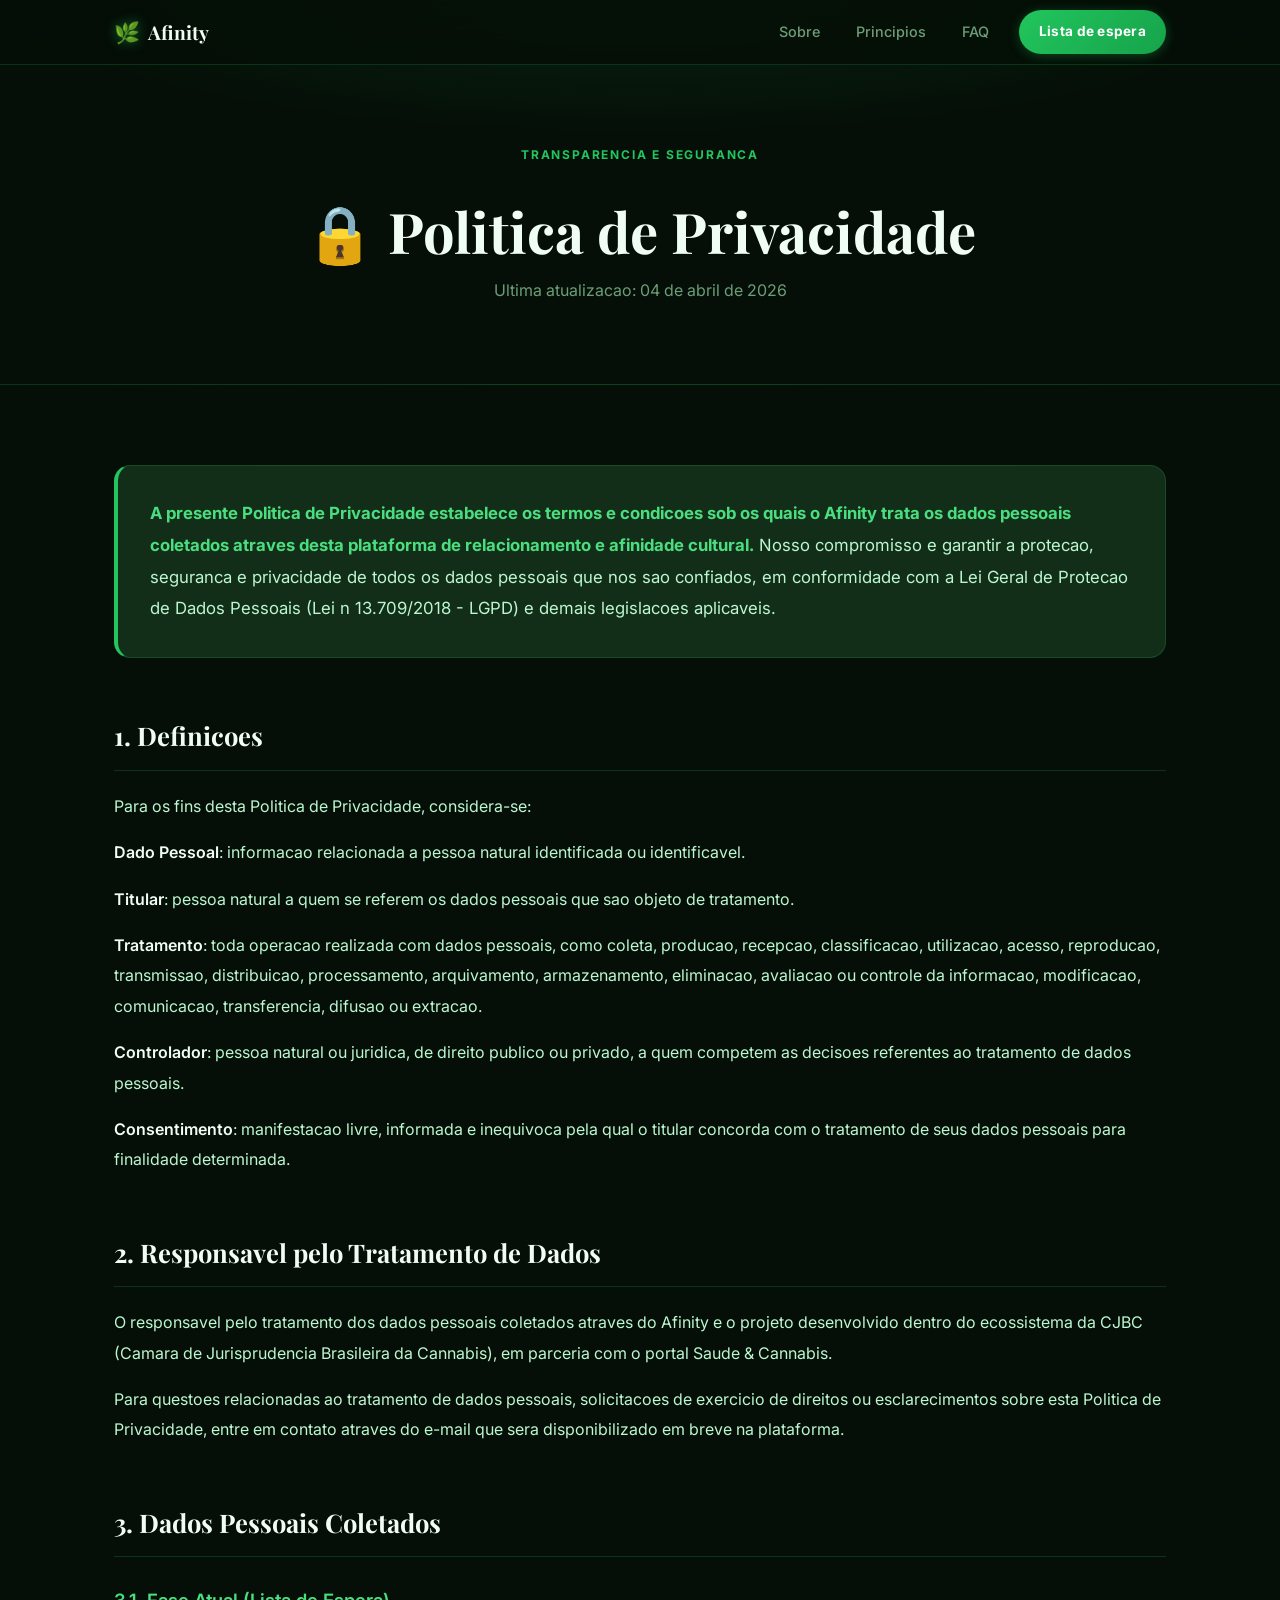
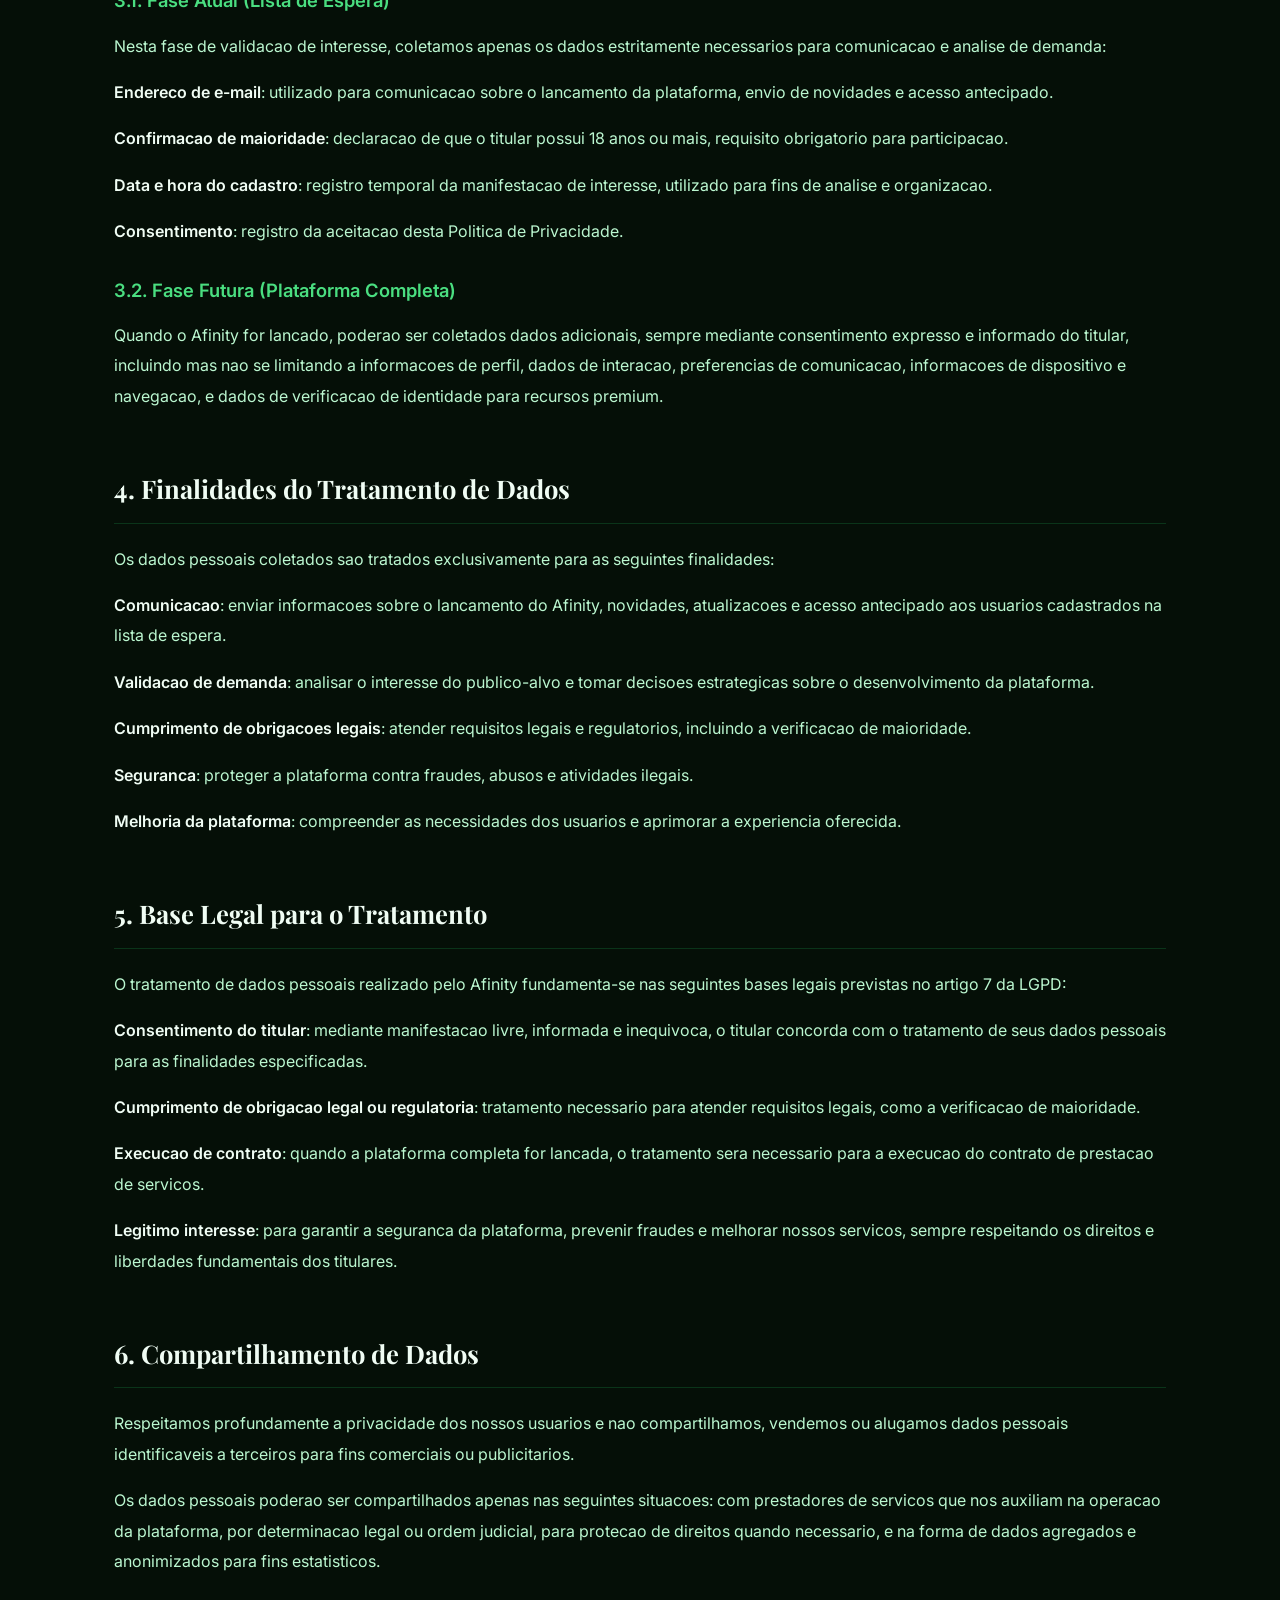
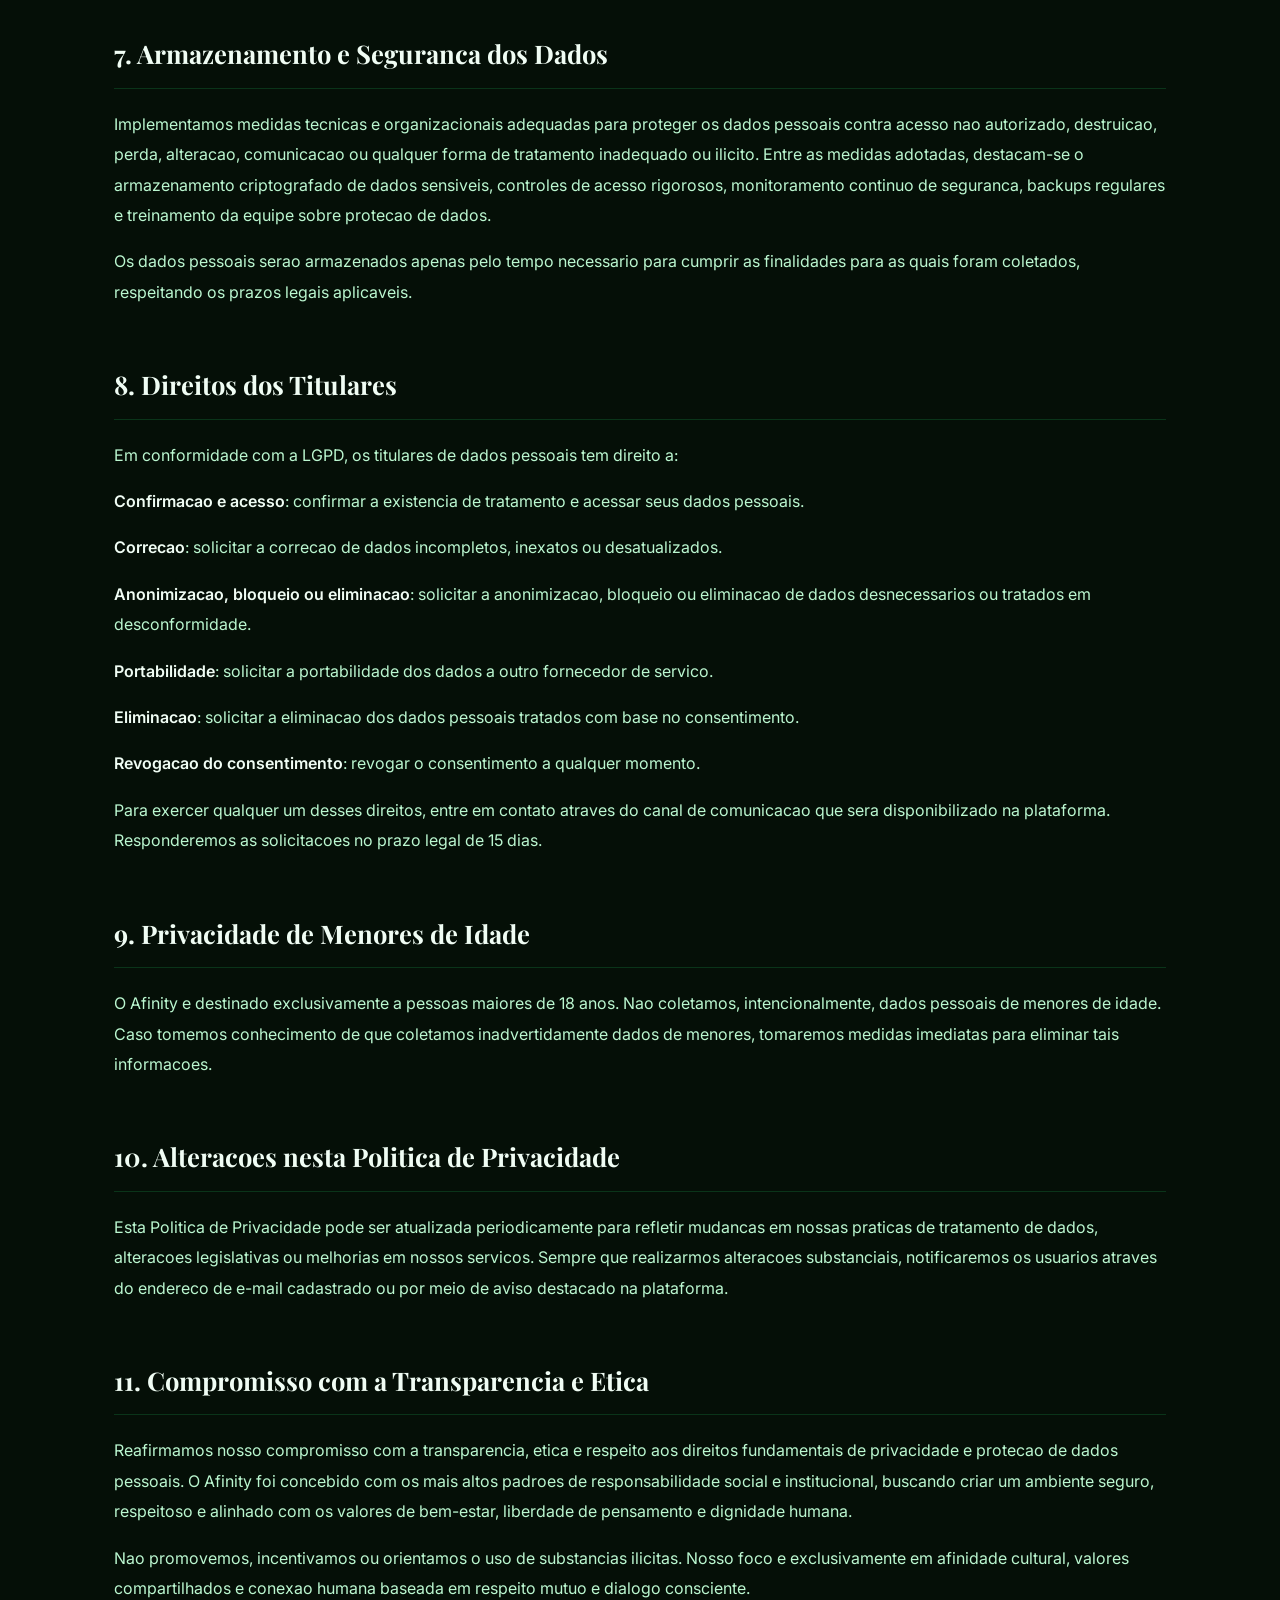
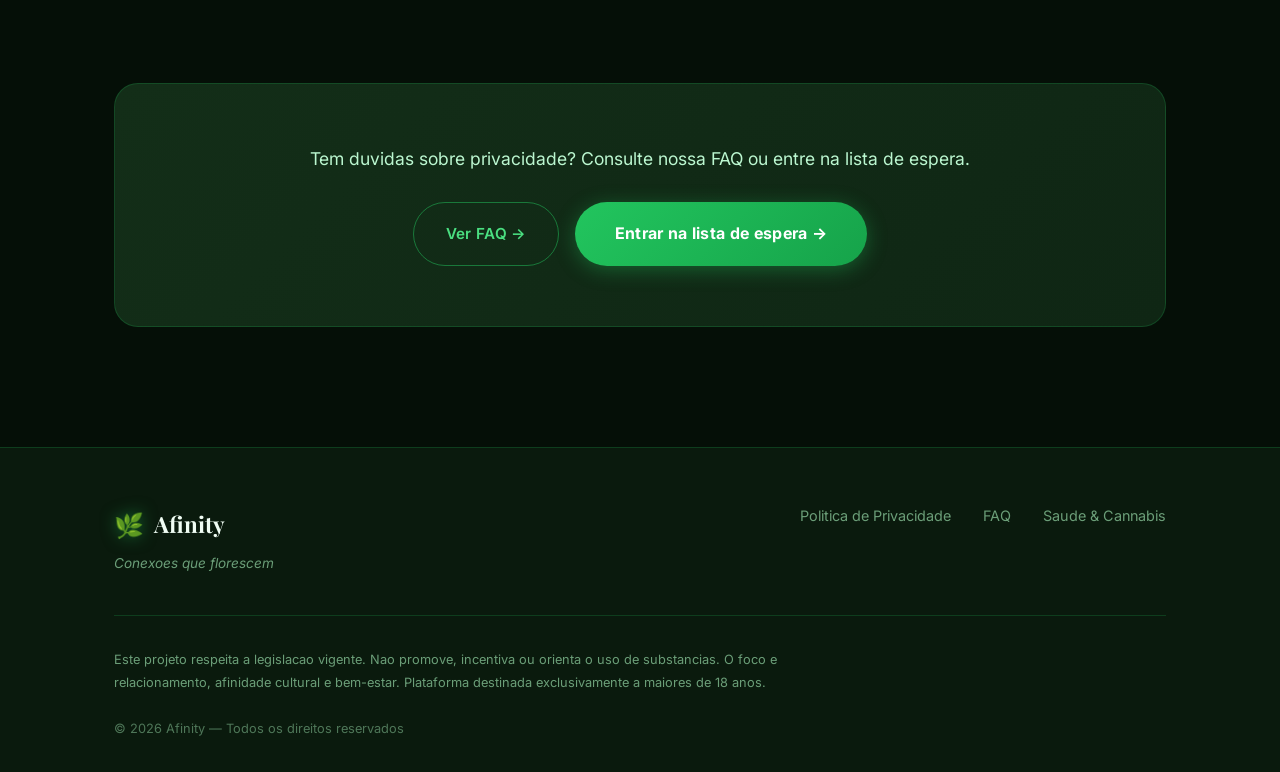
<file: privacidade.html>
<!DOCTYPE html>
<html lang="pt-BR">
<head>
  <meta charset="UTF-8">
  <meta name="viewport" content="width=device-width, initial-scale=1.0, viewport-fit=cover">
  <meta name="description" content="Politica de Privacidade do Afinity. Saiba como protegemos seus dados pessoais em conformidade com a LGPD.">
  <meta name="robots" content="index, follow">
  <meta name="theme-color" content="#0a1a0d">

  <!-- Open Graph -->
  <meta property="og:type" content="website">
  <meta property="og:url" content="https://afinity.app/privacidade.html">
  <meta property="og:title" content="Politica de Privacidade - Afinity">
  <meta property="og:description" content="Saiba como o Afinity protege seus dados pessoais em conformidade com a LGPD.">

  <!-- Canonical -->
  <link rel="canonical" href="https://afinity.app/privacidade.html">

  <title>Politica de Privacidade - Afinity</title>

  <link rel="preconnect" href="https://fonts.googleapis.com">
  <link rel="preconnect" href="https://fonts.gstatic.com" crossorigin>
  <link href="https://fonts.googleapis.com/css2?family=Inter:wght@300;400;500;600;700;800&family=Playfair+Display:wght@400;600;700&display=swap" rel="stylesheet">

  <style>
/* ============================================
   AFINITY - Dark Green Premium Design
   ============================================ */

@import url('https://fonts.googleapis.com/css2?family=Inter:wght@300;400;500;600;700;800;900&family=Playfair+Display:wght@400;600;700&display=swap');

*, *::before, *::after {
  margin: 0;
  padding: 0;
  box-sizing: border-box;
}

:root {
  --bg-darkest: #050f07;
  --bg-dark: #0a1a0d;
  --bg-medium: #0f2614;
  --bg-card: #132e18;
  --bg-card-hover: #1a3d22;
  --accent: #22c55e;
  --accent-bright: #4ade80;
  --accent-glow: rgba(34, 197, 94, 0.15);
  --accent-glow-strong: rgba(34, 197, 94, 0.3);
  --text-primary: #f0fdf4;
  --text-secondary: #bbf7d0;
  --text-muted: #6b9e78;
  --border: rgba(34, 197, 94, 0.2);
  --border-hover: rgba(34, 197, 94, 0.5);
  --shadow: 0 4px 24px rgba(0, 0, 0, 0.4);
  --shadow-glow: 0 0 40px rgba(34, 197, 94, 0.15);
  --radius: 16px;
  --radius-sm: 8px;
}

html {
  scroll-behavior: smooth;
}

body {
  font-family: 'Inter', -apple-system, BlinkMacSystemFont, sans-serif;
  background: var(--bg-darkest);
  color: var(--text-primary);
  line-height: 1.7;
  -webkit-font-smoothing: antialiased;
  overflow-x: hidden;
}

.container {
  max-width: 1100px;
  margin: 0 auto;
  padding: 0 24px;
}

/* ============================================
   NAVBAR
   ============================================ */

.navbar {
  position: fixed;
  top: 0;
  left: 0;
  right: 0;
  z-index: 100;
  background: rgba(5, 15, 7, 0.85);
  backdrop-filter: blur(16px);
  -webkit-backdrop-filter: blur(16px);
  border-bottom: 1px solid var(--border);
  transition: background 0.3s ease;
}

.navbar.scrolled {
  background: rgba(5, 15, 7, 0.97);
}

.navbar-inner {
  display: flex;
  align-items: center;
  justify-content: space-between;
  height: 64px;
}

.navbar-brand {
  display: flex;
  align-items: center;
  gap: 8px;
  text-decoration: none;
  font-family: 'Playfair Display', Georgia, serif;
  font-size: 1.2rem;
  font-weight: 700;
  color: var(--text-primary);
  transition: opacity 0.2s;
}

.navbar-brand:hover {
  opacity: 0.85;
}

.navbar-logo-icon {
  font-size: 1.3rem;
  filter: drop-shadow(0 0 6px rgba(34, 197, 94, 0.5));
}

.navbar-links {
  display: flex;
  align-items: center;
  gap: 8px;
}

.navbar-link {
  color: var(--text-muted);
  text-decoration: none;
  font-size: 0.9rem;
  font-weight: 500;
  padding: 8px 14px;
  border-radius: 8px;
  transition: all 0.2s ease;
}

.navbar-link:hover,
.navbar-link-active {
  color: var(--accent-bright);
  background: var(--accent-glow);
}

.btn-nav {
  display: inline-flex;
  align-items: center;
  background: linear-gradient(135deg, var(--accent) 0%, #16a34a 100%);
  color: #fff;
  font-size: 0.85rem;
  font-weight: 700;
  padding: 10px 20px;
  border-radius: 100px;
  text-decoration: none;
  letter-spacing: 0.02em;
  transition: all 0.3s ease;
  box-shadow: 0 2px 12px rgba(34, 197, 94, 0.3);
  margin-left: 8px;
}

.btn-nav:hover {
  transform: translateY(-1px);
  box-shadow: 0 4px 20px rgba(34, 197, 94, 0.45);
}

.navbar-toggle {
  display: none;
  flex-direction: column;
  justify-content: center;
  gap: 5px;
  width: 40px;
  height: 40px;
  background: transparent;
  border: 1px solid var(--border);
  border-radius: 8px;
  cursor: pointer;
  padding: 8px;
  transition: border-color 0.2s;
}

.navbar-toggle:hover {
  border-color: var(--accent);
}

.navbar-toggle span {
  display: block;
  height: 2px;
  background: var(--text-secondary);
  border-radius: 2px;
  transition: all 0.3s ease;
}

.navbar-mobile {
  display: none;
  flex-direction: column;
  background: var(--bg-dark);
  border-top: 1px solid var(--border);
  padding: 12px 0;
}

.navbar-mobile.open {
  display: flex;
}

.navbar-mobile-link {
  color: var(--text-secondary);
  text-decoration: none;
  font-size: 0.95rem;
  font-weight: 500;
  padding: 14px 24px;
  border-bottom: 1px solid var(--border);
  transition: all 0.2s ease;
}

.navbar-mobile-link:hover {
  color: var(--accent-bright);
  background: var(--accent-glow);
}

.navbar-mobile-cta {
  color: var(--accent-bright);
  font-weight: 700;
  border-bottom: none;
}

/* ============================================
   PAGE HERO (inner pages)
   ============================================ */

.page-hero {
  padding: 140px 0 80px;
  background: radial-gradient(ellipse 70% 50% at 50% 0%, rgba(34, 197, 94, 0.1) 0%, transparent 70%),
              var(--bg-darkest);
  text-align: center;
  border-bottom: 1px solid var(--border);
}

.page-hero-title {
  font-family: 'Playfair Display', Georgia, serif;
  font-size: clamp(2rem, 5vw, 3.5rem);
  font-weight: 700;
  color: var(--text-primary);
  margin: 16px 0 12px;
  line-height: 1.2;
}

.page-hero-desc {
  font-size: 1rem;
  color: var(--text-muted);
}

/* ============================================
   FAQ PAGE
   ============================================ */

.faq-page-section {
  padding: 80px 0 120px;
  background: var(--bg-darkest);
}

.faq-category-block {
  margin-bottom: 64px;
}

.faq-category-title {
  font-family: 'Playfair Display', Georgia, serif;
  font-size: 1.6rem;
  font-weight: 700;
  color: var(--accent-bright);
  margin-bottom: 28px;
  padding-bottom: 16px;
  border-bottom: 1px solid var(--border);
}

.faq-full-item {
  background: var(--bg-card);
  border: 1px solid var(--border);
  border-radius: var(--radius);
  padding: 28px 32px;
  margin-bottom: 16px;
  transition: all 0.3s ease;
  border-left: 3px solid transparent;
}

.faq-full-item:hover {
  border-color: var(--border-hover);
  border-left-color: var(--accent);
  transform: translateX(4px);
}

.faq-full-question {
  font-size: 1rem;
  font-weight: 700;
  color: var(--text-primary);
  margin-bottom: 12px;
  line-height: 1.4;
}

.faq-full-answer {
  font-size: 0.95rem;
  color: var(--text-secondary);
  line-height: 1.8;
}

.faq-page-cta {
  text-align: center;
  margin-top: 80px;
  padding: 60px 40px;
  background: linear-gradient(135deg, var(--bg-card) 0%, var(--bg-medium) 100%);
  border: 1px solid var(--border);
  border-radius: 24px;
}

.faq-page-cta-text {
  font-size: 1.1rem;
  color: var(--text-secondary);
  margin-bottom: 28px;
  line-height: 1.7;
}

.privacy-cta-buttons {
  display: flex;
  gap: 16px;
  justify-content: center;
  flex-wrap: wrap;
}

/* ============================================
   PRIVACY PAGE
   ============================================ */

.privacy-section {
  padding: 80px 0 120px;
  background: var(--bg-darkest);
}

.privacy-intro-card {
  background: var(--bg-card);
  border: 1px solid var(--border);
  border-left: 4px solid var(--accent);
  border-radius: var(--radius);
  padding: 32px;
  margin-bottom: 56px;
}

.privacy-intro-card p {
  font-size: 1.05rem;
  color: var(--text-secondary);
  line-height: 1.9;
}

.privacy-intro-card strong {
  color: var(--accent-light, var(--accent-bright));
}

.privacy-content h2 {
  font-family: 'Playfair Display', Georgia, serif;
  font-size: 1.6rem;
  color: var(--text-primary);
  margin-top: 56px;
  margin-bottom: 20px;
  padding-bottom: 12px;
  border-bottom: 1px solid var(--border);
}

.privacy-content h3 {
  font-size: 1.15rem;
  color: var(--accent-bright);
  margin-top: 28px;
  margin-bottom: 14px;
  font-weight: 600;
}

.privacy-content p {
  font-size: 1rem;
  color: var(--text-secondary);
  line-height: 1.9;
  margin-bottom: 16px;
}

.privacy-content strong {
  color: var(--text-primary);
  font-weight: 600;
}

/* ============================================
   SCREEN READER ONLY
   ============================================ */

.sr-only {
  position: absolute;
  width: 1px;
  height: 1px;
  padding: 0;
  margin: -1px;
  overflow: hidden;
  clip: rect(0, 0, 0, 0);
  white-space: nowrap;
  border-width: 0;
}

/* ============================================
   HERO
   ============================================ */

.hero {
  min-height: 100vh;
  padding-top: 64px;
  display: flex;
  align-items: center;
  justify-content: center;
  text-align: center;
  position: relative;
  overflow: hidden;
  background: radial-gradient(ellipse 80% 60% at 50% 0%, rgba(34, 197, 94, 0.12) 0%, transparent 70%),
              linear-gradient(180deg, var(--bg-dark) 0%, var(--bg-darkest) 100%);
  padding: 80px 24px;
}

.hero::before {
  content: '';
  position: absolute;
  inset: 0;
  background-image:
    radial-gradient(circle at 20% 30%, rgba(34, 197, 94, 0.06) 0%, transparent 50%),
    radial-gradient(circle at 80% 70%, rgba(34, 197, 94, 0.04) 0%, transparent 50%);
  pointer-events: none;
}

.hero::after {
  content: '';
  position: absolute;
  bottom: 0;
  left: 0;
  right: 0;
  height: 1px;
  background: linear-gradient(90deg, transparent, var(--accent), transparent);
}

.hero-content {
  position: relative;
  z-index: 2;
  max-width: 780px;
}

.hero-badge {
  display: inline-flex;
  align-items: center;
  gap: 8px;
  background: rgba(34, 197, 94, 0.1);
  border: 1px solid var(--border);
  border-radius: 100px;
  padding: 8px 20px;
  font-size: 0.8rem;
  font-weight: 600;
  letter-spacing: 0.08em;
  text-transform: uppercase;
  color: var(--accent-bright);
  margin-bottom: 32px;
}

.hero-badge-dot {
  width: 6px;
  height: 6px;
  background: var(--accent);
  border-radius: 50%;
  animation: pulse-dot 2s ease-in-out infinite;
}

@keyframes pulse-dot {
  0%, 100% { opacity: 1; transform: scale(1); }
  50% { opacity: 0.5; transform: scale(0.8); }
}

.hero-logo {
  font-size: 3.5rem;
  margin-bottom: 8px;
  filter: drop-shadow(0 0 20px rgba(34, 197, 94, 0.4));
}

.hero-title {
  font-family: 'Playfair Display', Georgia, serif;
  font-size: clamp(2.8rem, 7vw, 5.5rem);
  font-weight: 700;
  line-height: 1.1;
  letter-spacing: -0.02em;
  margin-bottom: 12px;
  background: linear-gradient(135deg, #f0fdf4 0%, var(--accent-bright) 60%, #86efac 100%);
  -webkit-background-clip: text;
  -webkit-text-fill-color: transparent;
  background-clip: text;
}

.hero-tagline {
  font-size: 1.1rem;
  font-weight: 400;
  color: var(--accent-bright);
  letter-spacing: 0.1em;
  text-transform: uppercase;
  margin-bottom: 28px;
  opacity: 0.85;
}

.hero-subtitle {
  font-size: clamp(1rem, 2.5vw, 1.2rem);
  color: var(--text-secondary);
  max-width: 600px;
  margin: 0 auto 48px;
  font-weight: 300;
  line-height: 1.8;
}

.hero-subtitle strong {
  color: var(--text-primary);
  font-weight: 600;
}

.btn-primary {
  display: inline-flex;
  align-items: center;
  gap: 10px;
  background: linear-gradient(135deg, var(--accent) 0%, #16a34a 100%);
  color: #fff;
  font-size: 1rem;
  font-weight: 700;
  padding: 18px 40px;
  border-radius: 100px;
  border: none;
  cursor: pointer;
  text-decoration: none;
  letter-spacing: 0.02em;
  transition: all 0.3s ease;
  box-shadow: 0 4px 20px rgba(34, 197, 94, 0.35), 0 0 0 0 rgba(34, 197, 94, 0.4);
  position: relative;
  overflow: hidden;
}

.btn-primary::before {
  content: '';
  position: absolute;
  inset: 0;
  background: linear-gradient(135deg, rgba(255,255,255,0.15) 0%, transparent 100%);
  opacity: 0;
  transition: opacity 0.3s;
}

.btn-primary:hover {
  transform: translateY(-2px);
  box-shadow: 0 8px 32px rgba(34, 197, 94, 0.5), 0 0 0 4px rgba(34, 197, 94, 0.15);
}

.btn-primary:hover::before {
  opacity: 1;
}

.btn-primary:active {
  transform: translateY(0);
}

.hero-stats {
  display: flex;
  justify-content: center;
  gap: 40px;
  margin-top: 56px;
  padding-top: 40px;
  border-top: 1px solid var(--border);
}

.hero-stat {
  text-align: center;
}

.hero-stat-number {
  font-size: 1.6rem;
  font-weight: 800;
  color: var(--accent-bright);
  display: block;
  line-height: 1;
  margin-bottom: 4px;
}

.hero-stat-label {
  font-size: 0.75rem;
  color: var(--text-muted);
  text-transform: uppercase;
  letter-spacing: 0.08em;
}

/* ============================================
   SECTIONS
   ============================================ */

section {
  padding: 100px 0;
  position: relative;
}

.section-label {
  display: inline-block;
  font-size: 0.75rem;
  font-weight: 700;
  letter-spacing: 0.15em;
  text-transform: uppercase;
  color: var(--accent);
  margin-bottom: 16px;
}

.section-title {
  font-family: 'Playfair Display', Georgia, serif;
  font-size: clamp(1.8rem, 4vw, 2.8rem);
  font-weight: 700;
  line-height: 1.2;
  color: var(--text-primary);
  margin-bottom: 20px;
}

.section-desc {
  font-size: 1.05rem;
  color: var(--text-secondary);
  max-width: 600px;
  line-height: 1.8;
}

/* ============================================
   ABOUT SECTION
   ============================================ */

.about {
  background: linear-gradient(180deg, var(--bg-darkest) 0%, var(--bg-dark) 50%, var(--bg-darkest) 100%);
}

.about-grid {
  display: grid;
  grid-template-columns: 1fr 1fr;
  gap: 80px;
  align-items: center;
}

.about-visual {
  position: relative;
}

.about-card-main {
  background: linear-gradient(135deg, var(--bg-card) 0%, var(--bg-medium) 100%);
  border: 1px solid var(--border);
  border-radius: var(--radius);
  padding: 40px;
  position: relative;
  overflow: hidden;
}

.about-card-main::before {
  content: '';
  position: absolute;
  top: 0;
  left: 0;
  right: 0;
  height: 3px;
  background: linear-gradient(90deg, var(--accent), var(--accent-bright), var(--accent));
}

.about-card-icon {
  font-size: 3rem;
  margin-bottom: 20px;
  display: block;
}

.about-card-text {
  font-size: 1.1rem;
  color: var(--text-secondary);
  line-height: 1.8;
  font-style: italic;
}

.about-card-text strong {
  color: var(--accent-bright);
  font-style: normal;
}

.about-floating {
  position: absolute;
  bottom: -20px;
  right: -20px;
  background: var(--bg-card-hover);
  border: 1px solid var(--border-hover);
  border-radius: var(--radius-sm);
  padding: 16px 20px;
  font-size: 0.85rem;
  color: var(--accent-bright);
  font-weight: 600;
  box-shadow: var(--shadow-glow);
}

/* ============================================
   PRINCIPLES
   ============================================ */

.principles {
  background: var(--bg-darkest);
}

.principles-header {
  text-align: center;
  margin-bottom: 64px;
}

.principles-grid {
  display: grid;
  grid-template-columns: repeat(auto-fit, minmax(200px, 1fr));
  gap: 24px;
  margin-bottom: 56px;
}

.principle-card {
  background: var(--bg-card);
  border: 1px solid var(--border);
  border-radius: var(--radius);
  padding: 32px 24px;
  text-align: center;
  transition: all 0.3s ease;
  position: relative;
  overflow: hidden;
}

.principle-card::before {
  content: '';
  position: absolute;
  inset: 0;
  background: linear-gradient(135deg, var(--accent-glow) 0%, transparent 100%);
  opacity: 0;
  transition: opacity 0.3s;
}

.principle-card:hover {
  border-color: var(--border-hover);
  transform: translateY(-4px);
  box-shadow: var(--shadow-glow);
}

.principle-card:hover::before {
  opacity: 1;
}

.principle-icon {
  font-size: 2.2rem;
  margin-bottom: 16px;
  display: block;
}

.principle-title {
  font-size: 0.9rem;
  font-weight: 600;
  color: var(--text-primary);
  line-height: 1.4;
}

.principles-highlight {
  background: linear-gradient(135deg, var(--bg-card) 0%, var(--bg-medium) 100%);
  border: 1px solid var(--border);
  border-left: 4px solid var(--accent);
  border-radius: var(--radius);
  padding: 40px 48px;
  text-align: center;
  position: relative;
  overflow: hidden;
}

.principles-highlight::before {
  content: '';
  position: absolute;
  inset: 0;
  background: radial-gradient(ellipse at center, var(--accent-glow) 0%, transparent 70%);
}

.principles-highlight p {
  font-family: 'Playfair Display', Georgia, serif;
  font-size: clamp(1.1rem, 2.5vw, 1.4rem);
  color: var(--text-primary);
  line-height: 1.7;
  position: relative;
  z-index: 1;
}

.principles-highlight p strong {
  color: var(--accent-bright);
}

/* ============================================
   FAQ
   ============================================ */

.faq {
  background: linear-gradient(180deg, var(--bg-darkest) 0%, var(--bg-dark) 100%);
}

.faq-header {
  text-align: center;
  margin-bottom: 64px;
}

.faq-grid {
  display: grid;
  grid-template-columns: 1fr 1fr;
  gap: 20px;
  margin-bottom: 48px;
}

.faq-item {
  background: var(--bg-card);
  border: 1px solid var(--border);
  border-radius: var(--radius);
  padding: 28px 32px;
  transition: all 0.3s ease;
  position: relative;
  overflow: hidden;
}

.faq-item::before {
  content: '';
  position: absolute;
  top: 0;
  left: 0;
  width: 3px;
  height: 100%;
  background: linear-gradient(180deg, var(--accent), transparent);
  opacity: 0;
  transition: opacity 0.3s;
}

.faq-item:hover {
  border-color: var(--border-hover);
  transform: translateY(-2px);
  box-shadow: var(--shadow);
}

.faq-item:hover::before {
  opacity: 1;
}

.faq-question {
  font-size: 0.95rem;
  font-weight: 700;
  color: var(--text-primary);
  margin-bottom: 12px;
  line-height: 1.4;
}

.faq-answer {
  font-size: 0.9rem;
  color: var(--text-secondary);
  line-height: 1.7;
}

.faq-cta {
  text-align: center;
}

.btn-outline {
  display: inline-flex;
  align-items: center;
  gap: 8px;
  background: transparent;
  color: var(--accent-bright);
  font-size: 0.95rem;
  font-weight: 600;
  padding: 14px 32px;
  border-radius: 100px;
  border: 1.5px solid var(--border-hover);
  cursor: pointer;
  text-decoration: none;
  transition: all 0.3s ease;
  letter-spacing: 0.02em;
}

.btn-outline:hover {
  background: var(--accent-glow);
  border-color: var(--accent);
  transform: translateY(-2px);
  box-shadow: 0 4px 20px rgba(34, 197, 94, 0.2);
}

/* ============================================
   FORM
   ============================================ */

.signup {
  background: radial-gradient(ellipse 70% 50% at 50% 50%, rgba(34, 197, 94, 0.08) 0%, transparent 70%),
              var(--bg-darkest);
  position: relative;
}

.signup::before {
  content: '';
  position: absolute;
  top: 0;
  left: 0;
  right: 0;
  height: 1px;
  background: linear-gradient(90deg, transparent, var(--accent), transparent);
}

.signup::after {
  content: '';
  position: absolute;
  bottom: 0;
  left: 0;
  right: 0;
  height: 1px;
  background: linear-gradient(90deg, transparent, var(--accent), transparent);
}

.signup-inner {
  max-width: 600px;
  margin: 0 auto;
  text-align: center;
}

.signup-header {
  margin-bottom: 48px;
}

.signup-header .section-desc {
  margin: 0 auto;
}

.form-card {
  background: linear-gradient(135deg, var(--bg-card) 0%, var(--bg-medium) 100%);
  border: 1px solid var(--border);
  border-radius: 24px;
  padding: 48px 40px;
  position: relative;
  overflow: hidden;
  box-shadow: var(--shadow), var(--shadow-glow);
}

.form-card::before {
  content: '';
  position: absolute;
  top: 0;
  left: 0;
  right: 0;
  height: 3px;
  background: linear-gradient(90deg, var(--accent), var(--accent-bright), var(--accent));
}

.form-group {
  margin-bottom: 20px;
  text-align: left;
}

.form-group label {
  display: block;
  font-size: 0.85rem;
  font-weight: 600;
  color: var(--text-secondary);
  margin-bottom: 8px;
  letter-spacing: 0.03em;
  text-transform: uppercase;
}

.form-group input[type="email"] {
  width: 100%;
  padding: 16px 20px;
  background: rgba(0, 0, 0, 0.3);
  border: 1.5px solid var(--border);
  border-radius: var(--radius-sm);
  color: var(--text-primary);
  font-size: 1rem;
  font-family: inherit;
  transition: all 0.3s ease;
  outline: none;
}

.form-group input[type="email"]::placeholder {
  color: var(--text-muted);
}

.form-group input[type="email"]:focus {
  border-color: var(--accent);
  background: rgba(34, 197, 94, 0.05);
  box-shadow: 0 0 0 4px rgba(34, 197, 94, 0.1);
}

.checkbox-group {
  display: flex;
  flex-direction: column;
  gap: 14px;
  margin-bottom: 28px;
}

.checkbox-label {
  display: flex;
  align-items: flex-start;
  gap: 12px;
  cursor: pointer;
  font-size: 0.9rem;
  color: var(--text-secondary);
  line-height: 1.5;
}

.checkbox-label input[type="checkbox"] {
  width: 20px;
  height: 20px;
  min-width: 20px;
  accent-color: var(--accent);
  cursor: pointer;
  margin-top: 1px;
}

.checkbox-label a {
  color: var(--accent-bright);
  text-decoration: underline;
  text-underline-offset: 3px;
}

.btn-submit {
  width: 100%;
  padding: 18px;
  background: linear-gradient(135deg, var(--accent) 0%, #16a34a 100%);
  color: #fff;
  font-size: 1.05rem;
  font-weight: 700;
  border: none;
  border-radius: var(--radius-sm);
  cursor: pointer;
  letter-spacing: 0.03em;
  transition: all 0.3s ease;
  position: relative;
  overflow: hidden;
}

.btn-submit::before {
  content: '';
  position: absolute;
  inset: 0;
  background: linear-gradient(135deg, rgba(255,255,255,0.15) 0%, transparent 100%);
  opacity: 0;
  transition: opacity 0.3s;
}

.btn-submit:hover {
  transform: translateY(-2px);
  box-shadow: 0 8px 32px rgba(34, 197, 94, 0.4);
}

.btn-submit:hover::before {
  opacity: 1;
}

.btn-submit:active {
  transform: translateY(0);
}

.form-success {
  display: none;
  text-align: center;
  padding: 32px;
}

.form-success-icon {
  font-size: 3rem;
  display: block;
  margin-bottom: 16px;
}

.form-success h3 {
  font-size: 1.3rem;
  font-weight: 700;
  color: var(--accent-bright);
  margin-bottom: 8px;
}

.form-success p {
  color: var(--text-secondary);
  font-size: 0.95rem;
}

/* ============================================
   ECOSYSTEM
   ============================================ */

.ecosystem {
  background: var(--bg-darkest);
  padding: 64px 0;
}

.ecosystem-inner {
  text-align: center;
  max-width: 700px;
  margin: 0 auto;
}

.ecosystem-text {
  font-size: 1rem;
  color: var(--text-muted);
  line-height: 1.8;
}

.ecosystem-text a {
  color: var(--accent-bright);
  text-decoration: none;
  font-weight: 600;
  border-bottom: 1px solid var(--border-hover);
  padding-bottom: 1px;
  transition: border-color 0.2s;
}

.ecosystem-text a:hover {
  border-color: var(--accent);
}

/* ============================================
   FOOTER
   ============================================ */

footer {
  background: var(--bg-dark);
  border-top: 1px solid var(--border);
  padding: 56px 0 32px;
}

.footer-top {
  display: flex;
  justify-content: space-between;
  align-items: flex-start;
  margin-bottom: 40px;
  gap: 40px;
}

.footer-brand {
  display: flex;
  flex-direction: column;
  gap: 8px;
}

.footer-logo {
  display: flex;
  align-items: center;
  gap: 10px;
  font-family: 'Playfair Display', Georgia, serif;
  font-size: 1.4rem;
  font-weight: 700;
  color: var(--text-primary);
}

.footer-logo-icon {
  font-size: 1.5rem;
  filter: drop-shadow(0 0 8px rgba(34, 197, 94, 0.5));
}

.footer-tagline {
  font-size: 0.85rem;
  color: var(--text-muted);
  font-style: italic;
}

.footer-links {
  display: flex;
  gap: 32px;
  align-items: center;
}

.footer-links a {
  color: var(--text-muted);
  text-decoration: none;
  font-size: 0.9rem;
  transition: color 0.2s;
}

.footer-links a:hover {
  color: var(--accent-bright);
}

.footer-divider {
  height: 1px;
  background: var(--border);
  margin-bottom: 32px;
}

.footer-legal {
  font-size: 0.8rem;
  color: var(--text-muted);
  line-height: 1.8;
  margin-bottom: 24px;
  max-width: 700px;
}

.footer-bottom {
  display: flex;
  justify-content: space-between;
  align-items: center;
  font-size: 0.8rem;
  color: var(--text-muted);
}

.footer-copy {
  opacity: 0.7;
}

/* ============================================
   ANIMATIONS
   ============================================ */

.fade-in {
  opacity: 0;
  transform: translateY(24px);
  transition: opacity 0.7s ease, transform 0.7s ease;
}

.fade-in.visible {
  opacity: 1;
  transform: translateY(0);
}

/* ============================================
   RESPONSIVE
   ============================================ */

@media (max-width: 768px) {
  .navbar-links {
    display: none;
  }

  .navbar-toggle {
    display: flex;
  }

  .page-hero {
    padding: 120px 0 60px;
  }

  .faq-full-item {
    padding: 20px 20px;
  }

  .faq-full-item:hover {
    transform: none;
  }

  .privacy-cta-buttons {
    flex-direction: column;
    align-items: center;
  }

  .faq-page-cta {
    padding: 40px 24px;
  }

  section {
    padding: 72px 0;
  }

  .about-grid {
    grid-template-columns: 1fr;
    gap: 40px;
  }

  .about-visual {
    order: -1;
  }

  .principles-grid {
    grid-template-columns: 1fr 1fr;
  }

  .faq-grid {
    grid-template-columns: 1fr;
  }

  .form-card {
    padding: 32px 24px;
  }

  .footer-top {
    flex-direction: column;
    gap: 24px;
  }

  .footer-links {
    flex-wrap: wrap;
    gap: 16px;
  }

  .footer-bottom {
    flex-direction: column;
    gap: 8px;
    text-align: center;
  }

  .hero-stats {
    gap: 24px;
  }
}

@media (max-width: 480px) {
  .principles-grid {
    grid-template-columns: 1fr;
  }

  .hero-stats {
    flex-direction: column;
    gap: 20px;
  }

  .principles-highlight {
    padding: 28px 24px;
  }
}

</style>
</head>
<body>

  <!-- NAVBAR -->
  <nav class="navbar" id="navbar" role="navigation" aria-label="Navegacao principal">
    <div class="container navbar-inner">
      <a href="index.html" class="navbar-brand" aria-label="Afinity - Pagina inicial">
        <span class="navbar-logo-icon">&#127807;</span>
        <span class="navbar-logo-text">Afinity</span>
      </a>
      <div class="navbar-links">
        <a href="index.html#sobre" class="navbar-link">Sobre</a>
        <a href="index.html#principios" class="navbar-link">Principios</a>
        <a href="faq.html" class="navbar-link">FAQ</a>
        <a href="index.html#cadastro" class="btn-nav">Lista de espera</a>
      </div>
      <button class="navbar-toggle" id="navbar-toggle" aria-label="Abrir menu" aria-expanded="false" aria-controls="navbar-mobile">
        <span></span><span></span><span></span>
      </button>
    </div>
    <div class="navbar-mobile" id="navbar-mobile" aria-hidden="true">
      <a href="index.html#sobre" class="navbar-mobile-link">Sobre</a>
      <a href="index.html#principios" class="navbar-mobile-link">Principios</a>
      <a href="faq.html" class="navbar-mobile-link">FAQ</a>
      <a href="privacidade.html" class="navbar-mobile-link">Privacidade</a>
      <a href="index.html#cadastro" class="navbar-mobile-link navbar-mobile-cta">Entrar na lista de espera</a>
    </div>
  </nav>

  <!-- PAGE HEADER -->
  <section class="page-hero">
    <div class="container">
      <div class="page-hero-content">
        <span class="section-label">Transparencia e seguranca</span>
        <h1 class="page-hero-title">&#128274; Politica de Privacidade</h1>
        <p class="page-hero-desc">Ultima atualizacao: 04 de abril de 2026</p>
      </div>
    </div>
  </section>

  <!-- PRIVACY CONTENT -->
  <section class="privacy-section">
    <div class="container">

      <div class="privacy-intro-card">
        <p><strong>A presente Politica de Privacidade estabelece os termos e condicoes sob os quais o Afinity trata os dados pessoais coletados atraves desta plataforma de relacionamento e afinidade cultural.</strong> Nosso compromisso e garantir a protecao, seguranca e privacidade de todos os dados pessoais que nos sao confiados, em conformidade com a Lei Geral de Protecao de Dados Pessoais (Lei n 13.709/2018 - LGPD) e demais legislacoes aplicaveis.</p>
      </div>

      <div class="privacy-content">

        <h2>1. Definicoes</h2>
        <p>Para os fins desta Politica de Privacidade, considera-se:</p>
        <p><strong>Dado Pessoal</strong>: informacao relacionada a pessoa natural identificada ou identificavel.</p>
        <p><strong>Titular</strong>: pessoa natural a quem se referem os dados pessoais que sao objeto de tratamento.</p>
        <p><strong>Tratamento</strong>: toda operacao realizada com dados pessoais, como coleta, producao, recepcao, classificacao, utilizacao, acesso, reproducao, transmissao, distribuicao, processamento, arquivamento, armazenamento, eliminacao, avaliacao ou controle da informacao, modificacao, comunicacao, transferencia, difusao ou extracao.</p>
        <p><strong>Controlador</strong>: pessoa natural ou juridica, de direito publico ou privado, a quem competem as decisoes referentes ao tratamento de dados pessoais.</p>
        <p><strong>Consentimento</strong>: manifestacao livre, informada e inequivoca pela qual o titular concorda com o tratamento de seus dados pessoais para finalidade determinada.</p>

        <h2>2. Responsavel pelo Tratamento de Dados</h2>
        <p>O responsavel pelo tratamento dos dados pessoais coletados atraves do Afinity e o projeto desenvolvido dentro do ecossistema da CJBC (Camara de Jurisprudencia Brasileira da Cannabis), em parceria com o portal Saude &amp; Cannabis.</p>
        <p>Para questoes relacionadas ao tratamento de dados pessoais, solicitacoes de exercicio de direitos ou esclarecimentos sobre esta Politica de Privacidade, entre em contato atraves do e-mail que sera disponibilizado em breve na plataforma.</p>

        <h2>3. Dados Pessoais Coletados</h2>

        <h3>3.1. Fase Atual (Lista de Espera)</h3>
        <p>Nesta fase de validacao de interesse, coletamos apenas os dados estritamente necessarios para comunicacao e analise de demanda:</p>
        <p><strong>Endereco de e-mail</strong>: utilizado para comunicacao sobre o lancamento da plataforma, envio de novidades e acesso antecipado.</p>
        <p><strong>Confirmacao de maioridade</strong>: declaracao de que o titular possui 18 anos ou mais, requisito obrigatorio para participacao.</p>
        <p><strong>Data e hora do cadastro</strong>: registro temporal da manifestacao de interesse, utilizado para fins de analise e organizacao.</p>
        <p><strong>Consentimento</strong>: registro da aceitacao desta Politica de Privacidade.</p>

        <h3>3.2. Fase Futura (Plataforma Completa)</h3>
        <p>Quando o Afinity for lancado, poderao ser coletados dados adicionais, sempre mediante consentimento expresso e informado do titular, incluindo mas nao se limitando a informacoes de perfil, dados de interacao, preferencias de comunicacao, informacoes de dispositivo e navegacao, e dados de verificacao de identidade para recursos premium.</p>

        <h2>4. Finalidades do Tratamento de Dados</h2>
        <p>Os dados pessoais coletados sao tratados exclusivamente para as seguintes finalidades:</p>
        <p><strong>Comunicacao</strong>: enviar informacoes sobre o lancamento do Afinity, novidades, atualizacoes e acesso antecipado aos usuarios cadastrados na lista de espera.</p>
        <p><strong>Validacao de demanda</strong>: analisar o interesse do publico-alvo e tomar decisoes estrategicas sobre o desenvolvimento da plataforma.</p>
        <p><strong>Cumprimento de obrigacoes legais</strong>: atender requisitos legais e regulatorios, incluindo a verificacao de maioridade.</p>
        <p><strong>Seguranca</strong>: proteger a plataforma contra fraudes, abusos e atividades ilegais.</p>
        <p><strong>Melhoria da plataforma</strong>: compreender as necessidades dos usuarios e aprimorar a experiencia oferecida.</p>

        <h2>5. Base Legal para o Tratamento</h2>
        <p>O tratamento de dados pessoais realizado pelo Afinity fundamenta-se nas seguintes bases legais previstas no artigo 7 da LGPD:</p>
        <p><strong>Consentimento do titular</strong>: mediante manifestacao livre, informada e inequivoca, o titular concorda com o tratamento de seus dados pessoais para as finalidades especificadas.</p>
        <p><strong>Cumprimento de obrigacao legal ou regulatoria</strong>: tratamento necessario para atender requisitos legais, como a verificacao de maioridade.</p>
        <p><strong>Execucao de contrato</strong>: quando a plataforma completa for lancada, o tratamento sera necessario para a execucao do contrato de prestacao de servicos.</p>
        <p><strong>Legitimo interesse</strong>: para garantir a seguranca da plataforma, prevenir fraudes e melhorar nossos servicos, sempre respeitando os direitos e liberdades fundamentais dos titulares.</p>

        <h2>6. Compartilhamento de Dados</h2>
        <p>Respeitamos profundamente a privacidade dos nossos usuarios e nao compartilhamos, vendemos ou alugamos dados pessoais identificaveis a terceiros para fins comerciais ou publicitarios.</p>
        <p>Os dados pessoais poderao ser compartilhados apenas nas seguintes situacoes: com prestadores de servicos que nos auxiliam na operacao da plataforma, por determinacao legal ou ordem judicial, para protecao de direitos quando necessario, e na forma de dados agregados e anonimizados para fins estatisticos.</p>

        <h2>7. Armazenamento e Seguranca dos Dados</h2>
        <p>Implementamos medidas tecnicas e organizacionais adequadas para proteger os dados pessoais contra acesso nao autorizado, destruicao, perda, alteracao, comunicacao ou qualquer forma de tratamento inadequado ou ilicito. Entre as medidas adotadas, destacam-se o armazenamento criptografado de dados sensiveis, controles de acesso rigorosos, monitoramento continuo de seguranca, backups regulares e treinamento da equipe sobre protecao de dados.</p>
        <p>Os dados pessoais serao armazenados apenas pelo tempo necessario para cumprir as finalidades para as quais foram coletados, respeitando os prazos legais aplicaveis.</p>

        <h2>8. Direitos dos Titulares</h2>
        <p>Em conformidade com a LGPD, os titulares de dados pessoais tem direito a:</p>
        <p><strong>Confirmacao e acesso</strong>: confirmar a existencia de tratamento e acessar seus dados pessoais.</p>
        <p><strong>Correcao</strong>: solicitar a correcao de dados incompletos, inexatos ou desatualizados.</p>
        <p><strong>Anonimizacao, bloqueio ou eliminacao</strong>: solicitar a anonimizacao, bloqueio ou eliminacao de dados desnecessarios ou tratados em desconformidade.</p>
        <p><strong>Portabilidade</strong>: solicitar a portabilidade dos dados a outro fornecedor de servico.</p>
        <p><strong>Eliminacao</strong>: solicitar a eliminacao dos dados pessoais tratados com base no consentimento.</p>
        <p><strong>Revogacao do consentimento</strong>: revogar o consentimento a qualquer momento.</p>
        <p>Para exercer qualquer um desses direitos, entre em contato atraves do canal de comunicacao que sera disponibilizado na plataforma. Responderemos as solicitacoes no prazo legal de 15 dias.</p>

        <h2>9. Privacidade de Menores de Idade</h2>
        <p>O Afinity e destinado exclusivamente a pessoas maiores de 18 anos. Nao coletamos, intencionalmente, dados pessoais de menores de idade. Caso tomemos conhecimento de que coletamos inadvertidamente dados de menores, tomaremos medidas imediatas para eliminar tais informacoes.</p>

        <h2>10. Alteracoes nesta Politica de Privacidade</h2>
        <p>Esta Politica de Privacidade pode ser atualizada periodicamente para refletir mudancas em nossas praticas de tratamento de dados, alteracoes legislativas ou melhorias em nossos servicos. Sempre que realizarmos alteracoes substanciais, notificaremos os usuarios atraves do endereco de e-mail cadastrado ou por meio de aviso destacado na plataforma.</p>

        <h2>11. Compromisso com a Transparencia e Etica</h2>
        <p>Reafirmamos nosso compromisso com a transparencia, etica e respeito aos direitos fundamentais de privacidade e protecao de dados pessoais. O Afinity foi concebido com os mais altos padroes de responsabilidade social e institucional, buscando criar um ambiente seguro, respeitoso e alinhado com os valores de bem-estar, liberdade de pensamento e dignidade humana.</p>
        <p>Nao promovemos, incentivamos ou orientamos o uso de substancias ilicitas. Nosso foco e exclusivamente em afinidade cultural, valores compartilhados e conexao humana baseada em respeito mutuo e dialogo consciente.</p>

      </div>

      <!-- CTA -->
      <div class="faq-page-cta">
        <p class="faq-page-cta-text">Tem duvidas sobre privacidade? Consulte nossa FAQ ou entre na lista de espera.</p>
        <div class="privacy-cta-buttons">
          <a href="faq.html" class="btn-outline" aria-label="Ver perguntas frequentes">Ver FAQ &#8594;</a>
          <a href="index.html#cadastro" class="btn-primary" aria-label="Ir para o formulario de cadastro">Entrar na lista de espera &#8594;</a>
        </div>
      </div>

    </div>
  </section>

  <!-- FOOTER -->
  <footer role="contentinfo">
    <div class="container">
      <div class="footer-top">
        <div class="footer-brand">
          <div class="footer-logo">
            <span class="footer-logo-icon" aria-hidden="true">&#127807;</span>
            Afinity
          </div>
          <span class="footer-tagline">Conexoes que florescem</span>
        </div>
        <nav class="footer-links" aria-label="Links do rodape">
          <a href="privacidade.html" aria-current="page">Politica de Privacidade</a>
          <a href="faq.html">FAQ</a>
          <a href="https://saudeecannabis.com.br" target="_blank" rel="noopener">Saude &amp; Cannabis</a>
        </nav>
      </div>
      <div class="footer-divider" role="separator"></div>
      <p class="footer-legal">
        Este projeto respeita a legislacao vigente. Nao promove, incentiva ou orienta o uso de substancias.
        O foco e relacionamento, afinidade cultural e bem-estar.
        Plataforma destinada exclusivamente a maiores de 18 anos.
      </p>
      <div class="footer-bottom">
        <span class="footer-copy">&copy; 2026 Afinity &mdash; Todos os direitos reservados</span>
      </div>
    </div>
  </footer>

  <script>
// Afinity - script.js

(function () {
  'use strict';

  // ============================================
  // NAVBAR: scroll effect + mobile toggle
  // ============================================

  var navbar = document.getElementById('navbar');
  var toggle = document.getElementById('navbar-toggle');
  var mobileMenu = document.getElementById('navbar-mobile');

  if (navbar) {
    window.addEventListener('scroll', function () {
      if (window.scrollY > 20) {
        navbar.classList.add('scrolled');
      } else {
        navbar.classList.remove('scrolled');
      }
    }, { passive: true });
  }

  if (toggle && mobileMenu) {
    toggle.addEventListener('click', function () {
      var isOpen = mobileMenu.classList.contains('open');
      mobileMenu.classList.toggle('open');
      toggle.setAttribute('aria-expanded', String(!isOpen));
      mobileMenu.setAttribute('aria-hidden', String(isOpen));
    });

    var mobileLinks = mobileMenu.querySelectorAll('.navbar-mobile-link');
    mobileLinks.forEach(function (link) {
      link.addEventListener('click', function () {
        mobileMenu.classList.remove('open');
        toggle.setAttribute('aria-expanded', 'false');
        mobileMenu.setAttribute('aria-hidden', 'true');
      });
    });
  }

  // ============================================
  // SMOOTH SCROLL for anchor links
  // ============================================

  document.querySelectorAll('a[href^="#"]').forEach(function (anchor) {
    anchor.addEventListener('click', function (e) {
      var target = document.querySelector(this.getAttribute('href'));
      if (target) {
        e.preventDefault();
        var offset = 72;
        var top = target.getBoundingClientRect().top + window.pageYOffset - offset;
        window.scrollTo({ top: top, behavior: 'smooth' });
      }
    });
  });

  // ============================================
  // FADE-IN ANIMATIONS on scroll
  // ============================================

  var fadeEls = document.querySelectorAll('.fade-in');

  if ('IntersectionObserver' in window && fadeEls.length > 0) {
    var observer = new IntersectionObserver(function (entries) {
      entries.forEach(function (entry) {
        if (entry.isIntersecting) {
          entry.target.classList.add('visible');
          observer.unobserve(entry.target);
        }
      });
    }, { threshold: 0.12, rootMargin: '0px 0px -40px 0px' });

    fadeEls.forEach(function (el) {
      observer.observe(el);
    });
  } else {
    fadeEls.forEach(function (el) {
      el.classList.add('visible');
    });
  }

  // ============================================
  // SIGNUP FORM
  // ============================================

  var form = document.getElementById('signup-form');
  var successMsg = document.getElementById('form-success');

  if (form) {
    form.addEventListener('submit', function (e) {
      e.preventDefault();

      var email = document.getElementById('email');
      var ageConfirm = document.getElementById('age-confirm');
      var privacyConfirm = document.getElementById('privacy-confirm');

      if (!email || !email.value.trim() || !/^[^\s@]+@[^\s@]+\.[^\s@]+$/.test(email.value.trim())) {
        email.style.borderColor = '#ef4444';
        email.focus();
        setTimeout(function () { email.style.borderColor = ''; }, 2500);
        return;
      }

      if (!ageConfirm || !ageConfirm.checked) {
        alert('Voce precisa confirmar que e maior de 18 anos.');
        return;
      }

      if (!privacyConfirm || !privacyConfirm.checked) {
        alert('Voce precisa aceitar a politica de privacidade.');
        return;
      }

      form.style.display = 'none';
      if (successMsg) {
        successMsg.style.display = 'block';
      }
    });
  }

})();

</script>
</body>
</html>
</file>
